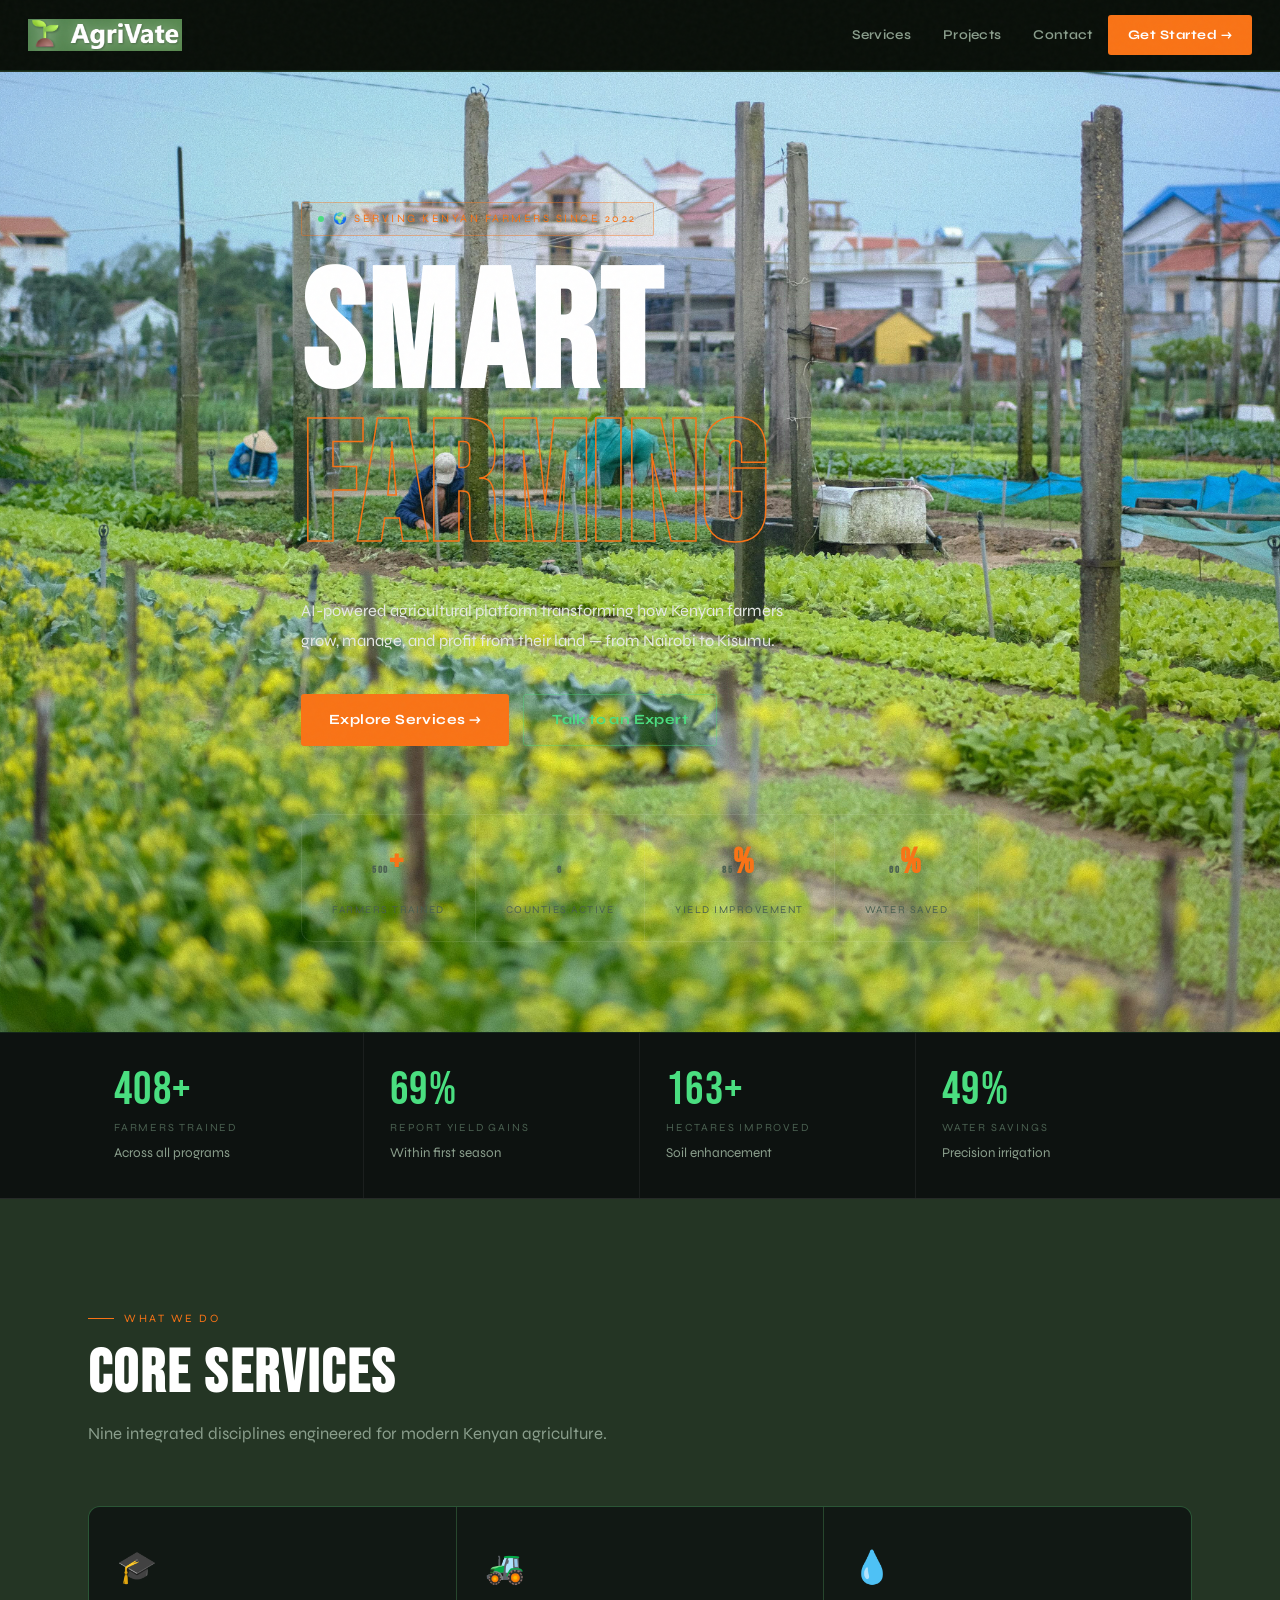
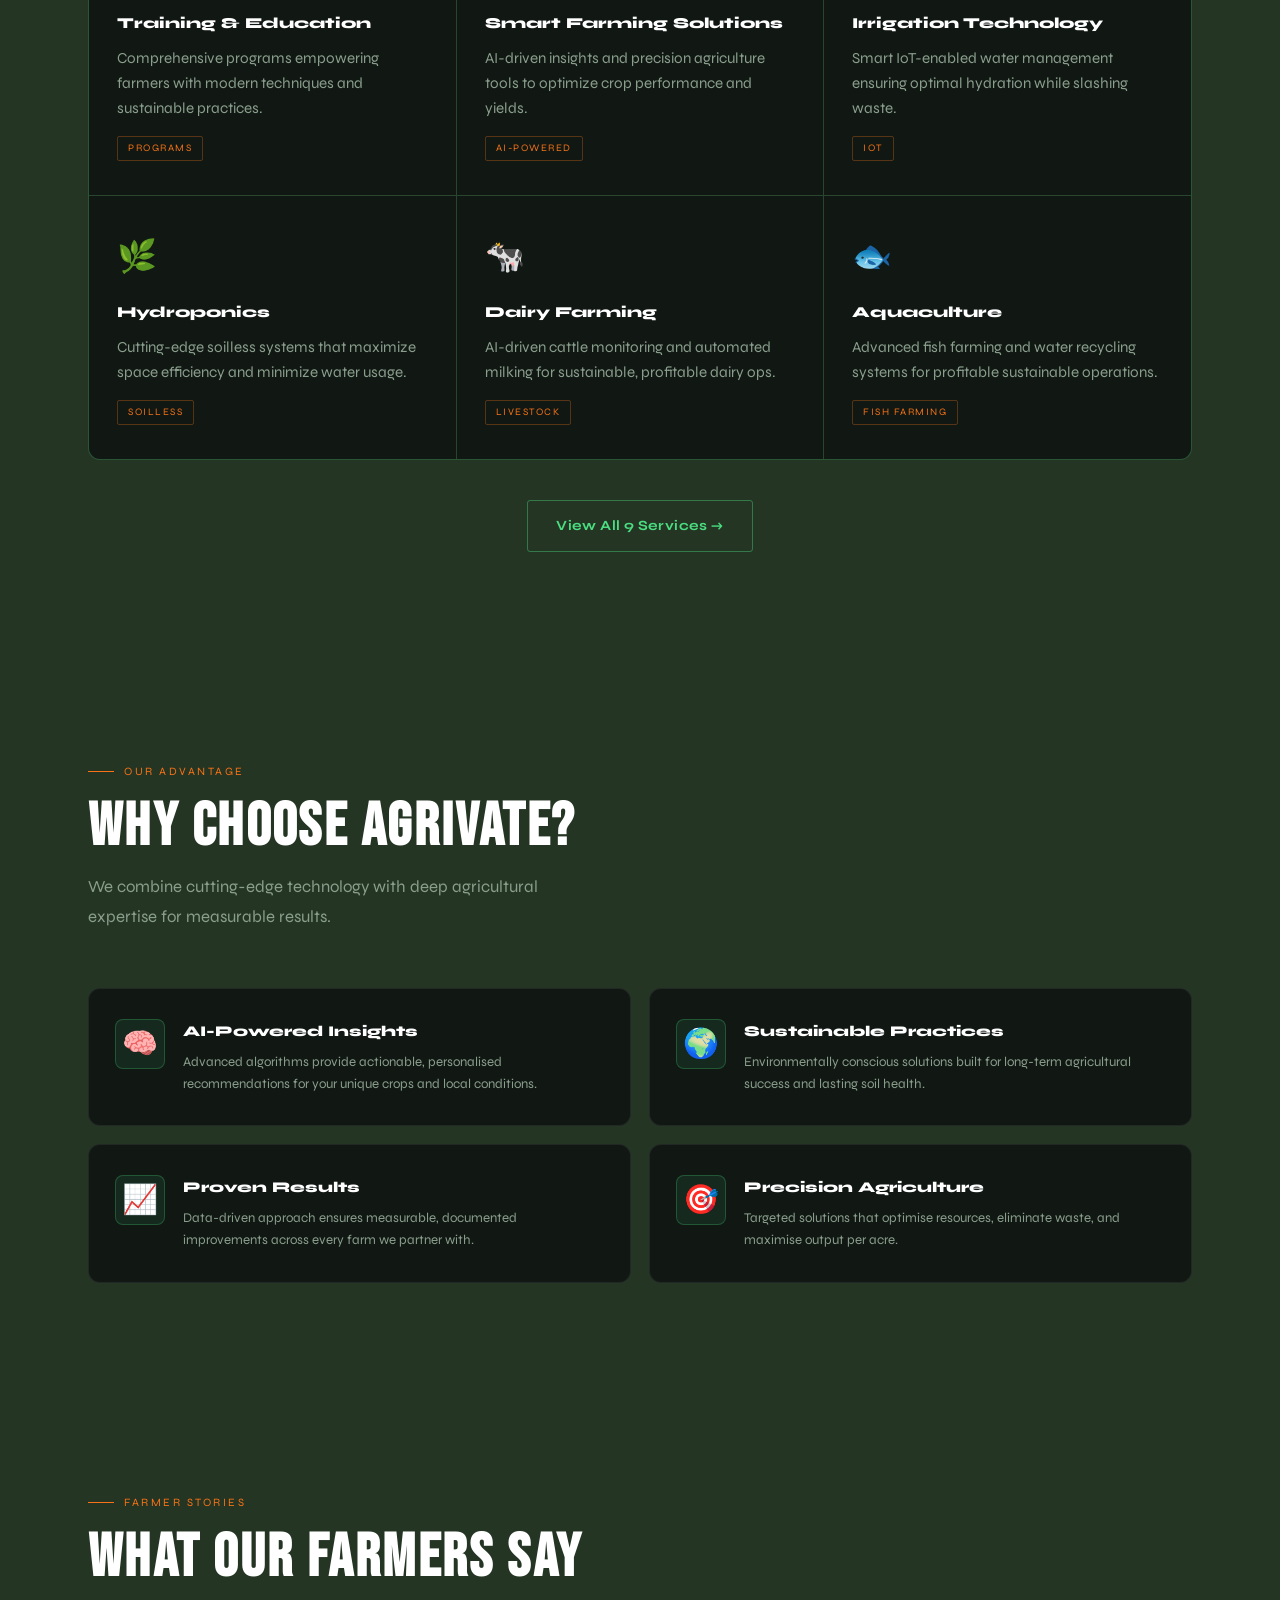
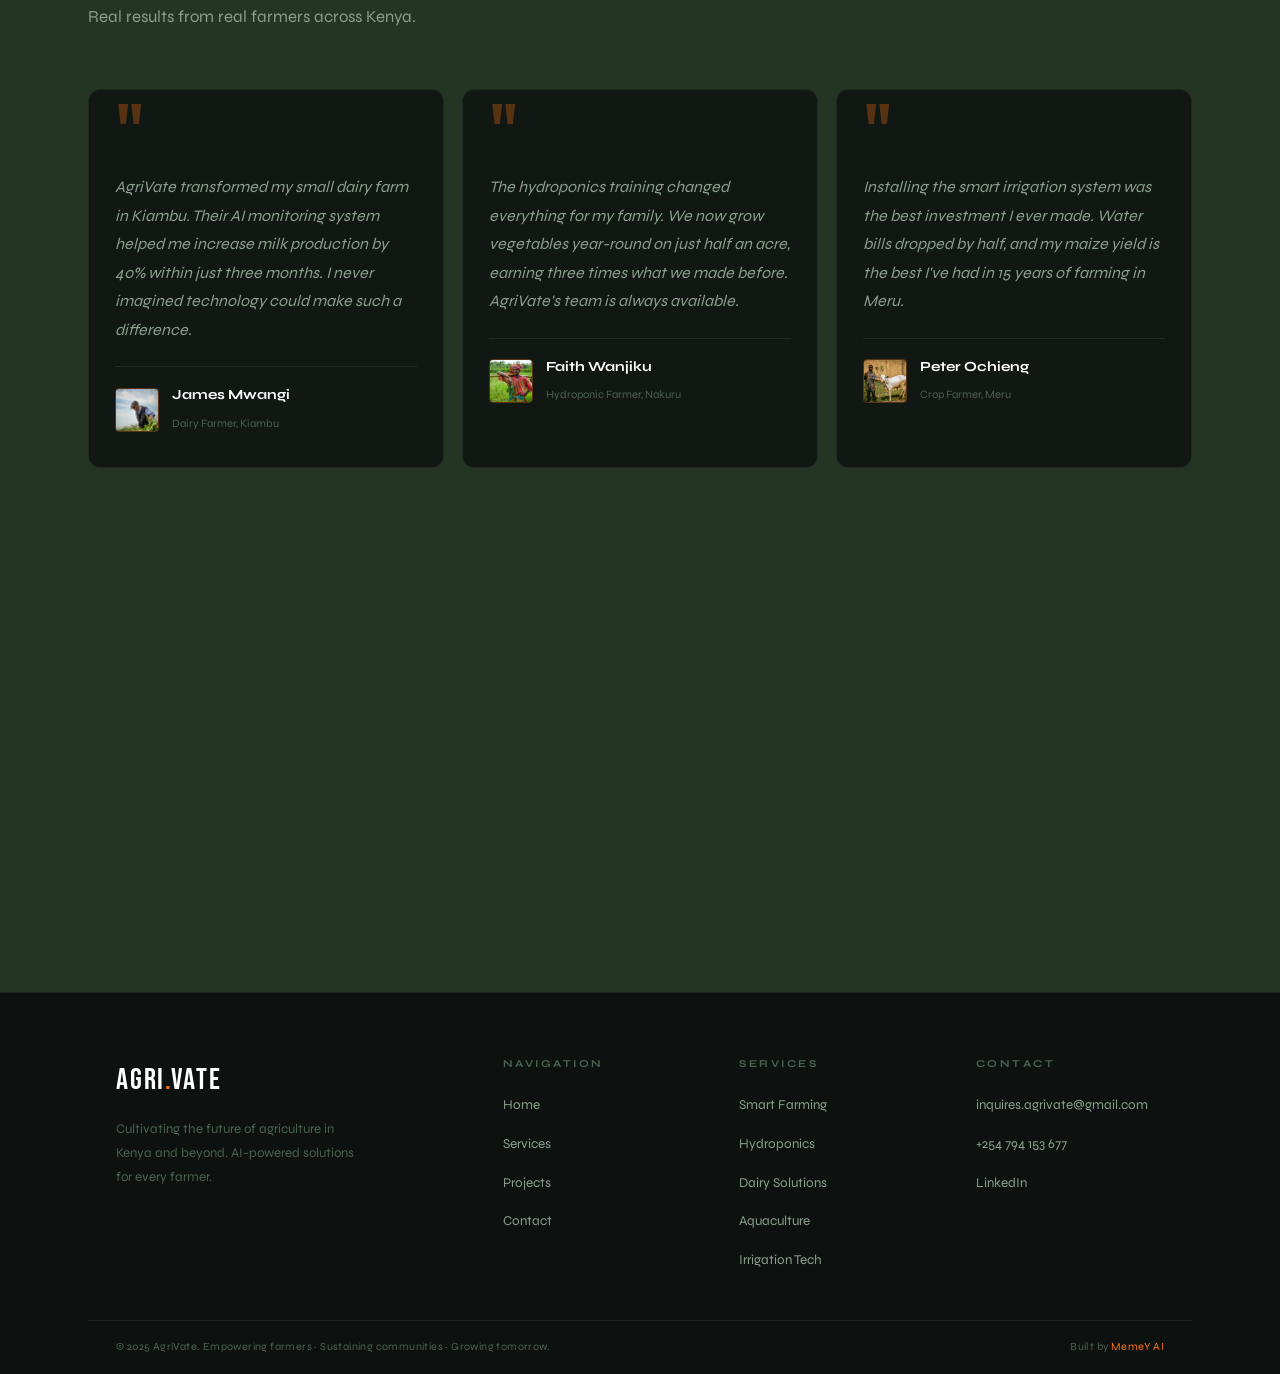
<file: index.html>
<!DOCTYPE html>
<html lang="en">
<head>
  <meta charset="UTF-8">
  <meta name="viewport" content="width=device-width, initial-scale=1.0">
  <title>AgriVate — Transform Your Farming Future</title>
  <link rel="stylesheet" href="styles.css">
</head>
<body>

  <!-- NAVBAR -->
  <nav class="navbar" id="navbar">
    <div class="nav-inner">
      <a href="index.html" class="nav-brand"><img src="agri logo.png" alt="AgriVate" class="nav-logo"></a>
      <ul class="navbar-nav" id="navMenu">
        <li><a href="services.html">Services</a></li>
        <li><a href="projects.html">Projects</a></li>
        <li><a href="contact.html">Contact</a></li>
      </ul>
      <a href="contact.html" class="nav-cta">Get Started →</a>
      <div class="hamburger" id="hamburger">
        <span></span><span></span><span></span>
      </div>
    </div>
  </nav>

  <!-- HERO -->
  <section class="hero" id="home">
    <div class="hero-grid"></div>
    <div class="hero-glow hero-glow-a"></div>
    <div class="hero-glow hero-glow-b"></div>
    <div class="container">
      <div class="hero-content">
        <div class="hero-tag reveal">
          <span class="blink"></span>
          🌍 Serving Kenyan Farmers Since 2022
        </div>
        <h1 class="reveal" data-d="1">
          Smart<br>
          <span class="outline">Farming</span>
        </h1>
        <p class="hero-sub reveal" data-d="2">
          AI-powered agricultural platform transforming how Kenyan farmers grow, manage, and profit from their land — from Nairobi to Kisumu.
        </p>
        <div class="hero-actions reveal" data-d="3">
          <a href="services.html" class="btn btn-g">Explore Services →</a>
          <a href="contact.html" class="btn btn-o">Talk to an Expert</a>
        </div>
        <div class="hero-nums reveal" data-d="4">
          <div class="hero-num">
            <strong><span data-count="500">0</span>+</strong>
            <span>Farmers Trained</span>
          </div>
          <div class="hero-num">
            <strong><span data-count="6">0</span></strong>
            <span>Counties Active</span>
          </div>
          <div class="hero-num">
            <strong><span data-count="85">0</span>%</strong>
            <span>Yield Improvement</span>
          </div>
          <div class="hero-num">
            <strong><span data-count="60">0</span>%</strong>
            <span>Water Saved</span>
          </div>
        </div>
      </div>
    </div>
  </section>

  <!-- STATS BAR -->
  <div class="stats-bar">
    <div class="container">
      <div class="stats-bar-inner">
        <div class="stat-item reveal">
          <div class="stat-n"><span data-count="500">0</span>+</div>
          <div class="stat-l">Farmers Trained</div>
          <div class="stat-d">Across all programs</div>
        </div>
        <div class="stat-item reveal" data-d="1">
          <div class="stat-n"><span data-count="85">0</span>%</div>
          <div class="stat-l">Report Yield Gains</div>
          <div class="stat-d">Within first season</div>
        </div>
        <div class="stat-item reveal" data-d="2">
          <div class="stat-n"><span data-count="200">0</span>+</div>
          <div class="stat-l">Hectares Improved</div>
          <div class="stat-d">Soil enhancement</div>
        </div>
        <div class="stat-item reveal" data-d="3">
          <div class="stat-n"><span data-count="60">0</span>%</div>
          <div class="stat-l">Water Savings</div>
          <div class="stat-d">Precision irrigation</div>
        </div>
      </div>
    </div>
  </div>

  <!-- SERVICES PREVIEW -->
  <section id="services-preview">
    <div class="container">
      <div class="eyebrow reveal">What We Do</div>
      <h2 class="s-title reveal" data-d="1">Core Services</h2>
      <p class="s-sub reveal" data-d="2">Nine integrated disciplines engineered for modern Kenyan agriculture.</p>
      <div class="svc-grid">
        <div class="svc-card reveal" data-d="1">
          <span class="svc-icon">🎓</span>
          <h3>Training & Education</h3>
          <p>Comprehensive programs empowering farmers with modern techniques and sustainable practices.</p>
          <span class="svc-tag">Programs</span>
        </div>
        <div class="svc-card reveal" data-d="2">
          <span class="svc-icon">🚜</span>
          <h3>Smart Farming Solutions</h3>
          <p>AI-driven insights and precision agriculture tools to optimize crop performance and yields.</p>
          <span class="svc-tag">AI-Powered</span>
        </div>
        <div class="svc-card reveal" data-d="3">
          <span class="svc-icon">💧</span>
          <h3>Irrigation Technology</h3>
          <p>Smart IoT-enabled water management ensuring optimal hydration while slashing waste.</p>
          <span class="svc-tag">IoT</span>
        </div>
        <div class="svc-card reveal" data-d="4">
          <span class="svc-icon">🌿</span>
          <h3>Hydroponics</h3>
          <p>Cutting-edge soilless systems that maximize space efficiency and minimize water usage.</p>
          <span class="svc-tag">Soilless</span>
        </div>
        <div class="svc-card reveal" data-d="5">
          <span class="svc-icon">🐄</span>
          <h3>Dairy Farming</h3>
          <p>AI-driven cattle monitoring and automated milking for sustainable, profitable dairy ops.</p>
          <span class="svc-tag">Livestock</span>
        </div>
        <div class="svc-card reveal" data-d="6">
          <span class="svc-icon">🐟</span>
          <h3>Aquaculture</h3>
          <p>Advanced fish farming and water recycling systems for profitable sustainable operations.</p>
          <span class="svc-tag">Fish Farming</span>
        </div>
      </div>
      <div style="text-align:center;margin-top:40px" class="reveal">
        <a href="services.html" class="btn btn-o">View All 9 Services →</a>
      </div>
    </div>
  </section>

  <!-- WHY AGRIVATE -->
  <section id="why" style="background:var(--bg-2);border-top:1px solid var(--border);border-bottom:1px solid var(--border)">
    <div class="container">
      <div class="eyebrow reveal">Our Advantage</div>
      <h2 class="s-title reveal" data-d="1">Why Choose AgriVate?</h2>
      <p class="s-sub reveal" data-d="2">We combine cutting-edge technology with deep agricultural expertise for measurable results.</p>
      <div class="why-wrap">
        <div class="why-card reveal" data-d="1">
          <div class="why-icon">🧠</div>
          <div>
            <h3>AI-Powered Insights</h3>
            <p>Advanced algorithms provide actionable, personalised recommendations for your unique crops and local conditions.</p>
          </div>
        </div>
        <div class="why-card reveal" data-d="2">
          <div class="why-icon">🌍</div>
          <div>
            <h3>Sustainable Practices</h3>
            <p>Environmentally conscious solutions built for long-term agricultural success and lasting soil health.</p>
          </div>
        </div>
        <div class="why-card reveal" data-d="3">
          <div class="why-icon">📈</div>
          <div>
            <h3>Proven Results</h3>
            <p>Data-driven approach ensures measurable, documented improvements across every farm we partner with.</p>
          </div>
        </div>
        <div class="why-card reveal" data-d="4">
          <div class="why-icon">🎯</div>
          <div>
            <h3>Precision Agriculture</h3>
            <p>Targeted solutions that optimise resources, eliminate waste, and maximise output per acre.</p>
          </div>
        </div>
      </div>
    </div>
  </section>

  <!-- TESTIMONIALS -->
  <section id="testimonials">
    <div class="container">
      <div class="eyebrow reveal">Farmer Stories</div>
      <h2 class="s-title reveal" data-d="1">What Our Farmers Say</h2>
      <p class="s-sub reveal" data-d="2">Real results from real farmers across Kenya.</p>
      <div class="testi-grid">
        <div class="testi-card reveal" data-d="1">
          <span class="tq">"</span>
          <p>AgriVate transformed my small dairy farm in Kiambu. Their AI monitoring system helped me increase milk production by 40% within just three months. I never imagined technology could make such a difference.</p>
          <div class="testi-author">
             <div class="t-av"><img src="james.jpg" alt="James Mwangi"></div>
            <div>
              <strong>James Mwangi</strong>
              <span>Dairy Farmer, Kiambu</span>
            </div>
          </div>
        </div>
        <div class="testi-card reveal" data-d="2">
          <span class="tq">"</span>
          <p>The hydroponics training changed everything for my family. We now grow vegetables year-round on just half an acre, earning three times what we made before. AgriVate's team is always available.</p>
          <div class="testi-author">
             <div class="t-av"><img src="faith.jpg" alt="Faith Wanjiku"></div>
            <div>
              <strong>Faith Wanjiku</strong>
              <span>Hydroponic Farmer, Nakuru</span>
            </div>
          </div>
        </div>
        <div class="testi-card reveal" data-d="3">
          <span class="tq">"</span>
          <p>Installing the smart irrigation system was the best investment I ever made. Water bills dropped by half, and my maize yield is the best I've had in 15 years of farming in Meru.</p>
          <div class="testi-author">
             <div class="t-av"><img src="peter.jpg" alt="Peter Ochieng"></div>
            <div>
              <strong>Peter Ochieng</strong>
              <span>Crop Farmer, Meru</span>
            </div>
          </div>
        </div>
      </div>
    </div>
  </section>

  <!-- CTA BANNER -->
  <section style="padding:70px 0;background:var(--bg-2);border-top:1px solid var(--border)">
    <div class="container" style="text-align:center">
      <div class="eyebrow reveal" style="justify-content:center">Ready to grow?</div>
      <h2 class="s-title reveal" data-d="1" style="font-size:clamp(2.5rem,6vw,5rem)">Start Your Journey Today</h2>
      <p class="s-sub reveal" data-d="2" style="margin:0 auto 36px">Contact our agricultural experts and begin transforming your farm operations.</p>
      <div class="reveal" data-d="3" style="display:flex;gap:14px;justify-content:center;flex-wrap:wrap">
        <a href="contact.html" class="btn btn-g">Get In Touch →</a>
        <a href="https://wa.me/254794153677?text=Hello%20Agrivate%2C%20I%27m%20interested%20in%20your%20smart%20farming%20solutions" target="_blank" class="btn btn-o">💬 WhatsApp Us</a>
      </div>
    </div>
  </section>

  <!-- FOOTER -->
  <footer>
    <div class="container">
      <div class="footer-top">
        <div class="footer-brand">
          <div class="footer-logo">AGRI<span class="dot">.</span>VATE</div>
          <p>Cultivating the future of agriculture in Kenya and beyond. AI-powered solutions for every farmer.</p>
        </div>
        <div class="footer-col">
          <h5>Navigation</h5>
          <ul>
            <li><a href="index.html">Home</a></li>
            <li><a href="services.html">Services</a></li>
            <li><a href="projects.html">Projects</a></li>
            <li><a href="contact.html">Contact</a></li>
          </ul>
        </div>
        <div class="footer-col">
          <h5>Services</h5>
          <ul>
            <li><a href="services.html">Smart Farming</a></li>
            <li><a href="services.html">Hydroponics</a></li>
            <li><a href="services.html">Dairy Solutions</a></li>
            <li><a href="services.html">Aquaculture</a></li>
            <li><a href="services.html">Irrigation Tech</a></li>
          </ul>
        </div>
        <div class="footer-col">
          <h5>Contact</h5>
          <ul>
            <li><a href="mailto:inquires.agrivate@gmail.com">inquires.agrivate@gmail.com</a></li>
            <li><a href="tel:+254794153677">+254 794 153 677</a></li>
            <li><a href="https://www.linkedin.com/company/memeyaigroup/posts/?feedView=all" target="_blank">LinkedIn</a></li>
          </ul>
        </div>
      </div>
      <div class="footer-bottom">
        <p>&copy; 2025 AgriVate. Empowering farmers · Sustaining communities · Growing tomorrow.</p>
        <p>Built by <a href="https://business.memeyai.com/">MemeY AI</a></p>
      </div>
    </div>
  </footer>

  <script src="main.js"></script>
</body>
</html>
</file>
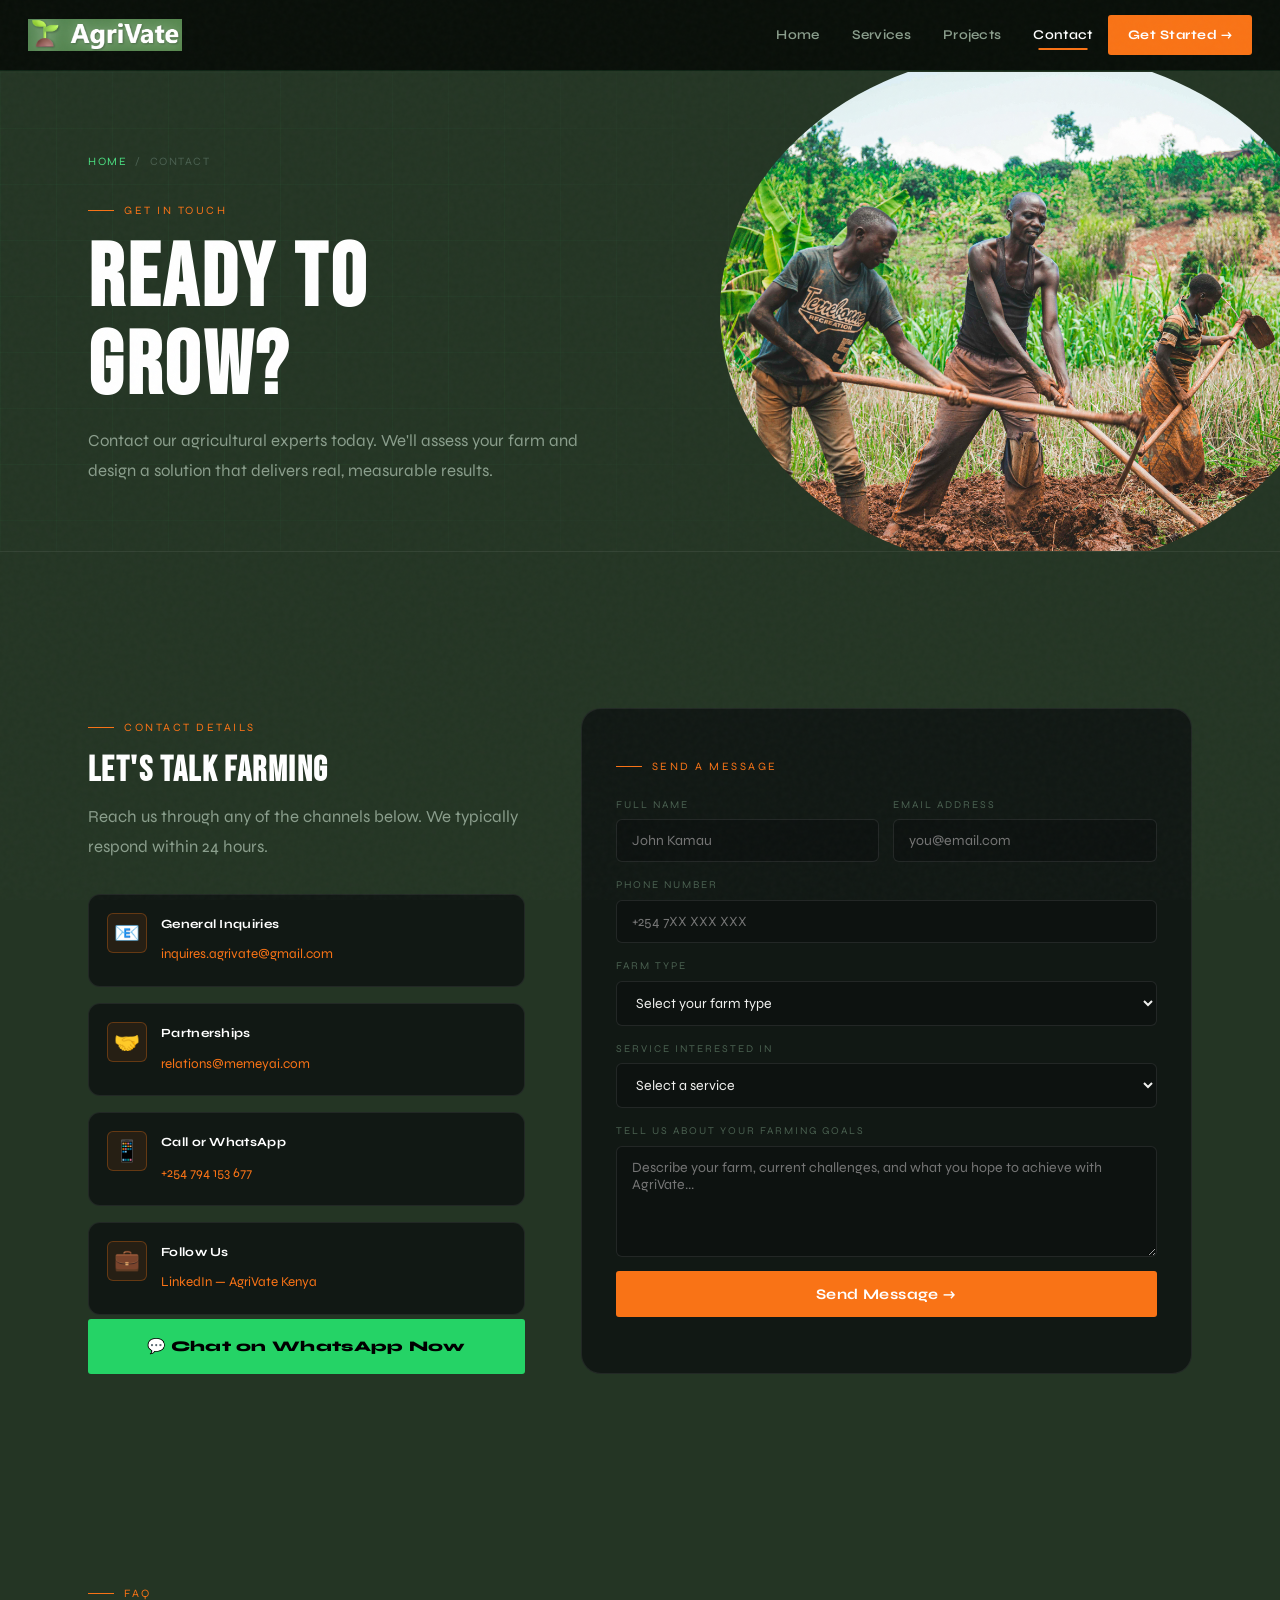
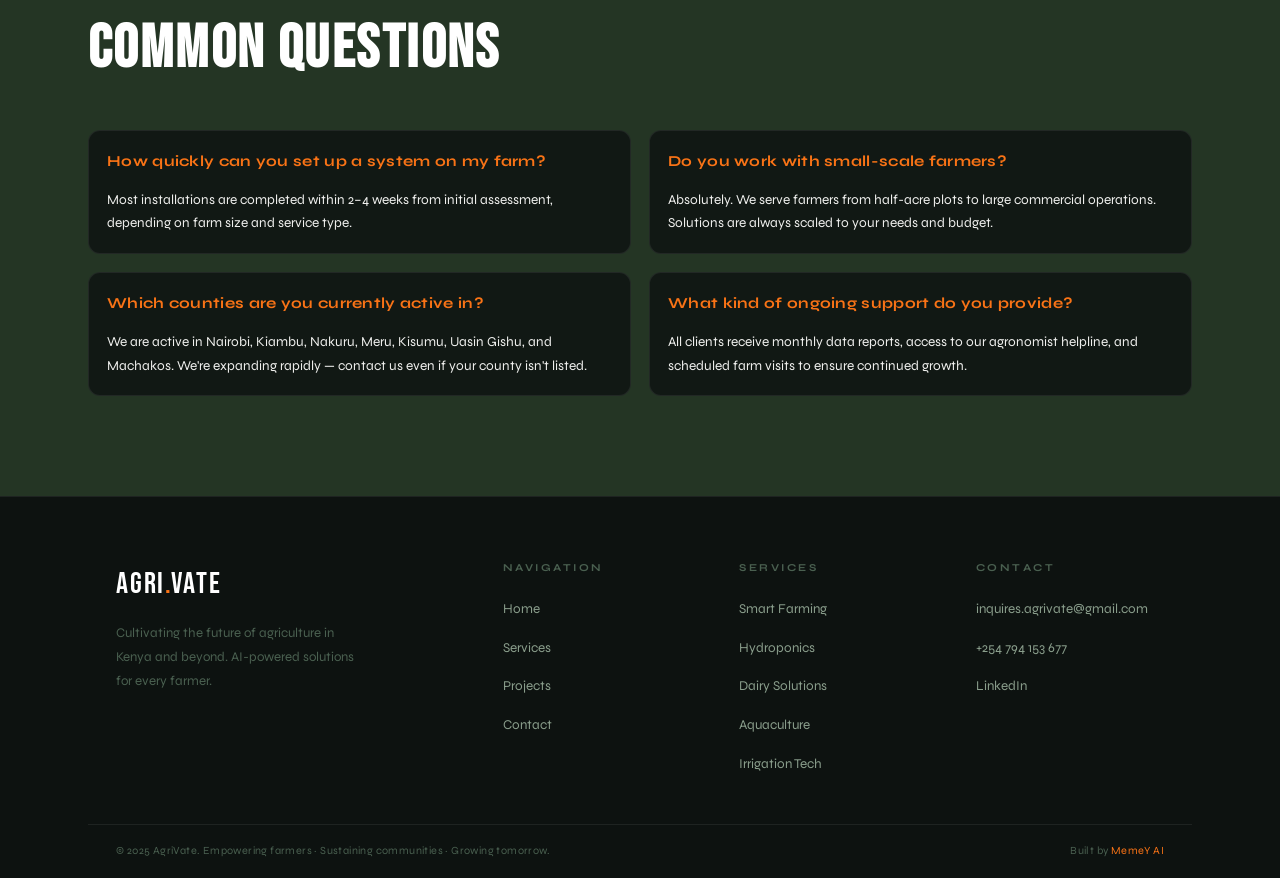
<file: contact.html>
<!DOCTYPE html>
<html lang="en">
<head>
  <meta charset="UTF-8">
  <meta name="viewport" content="width=device-width, initial-scale=1.0">
  <title>Contact — AgriVate</title>
  <link rel="stylesheet" href="styles.css">
</head>
<body>

  <!-- NAVBAR -->
  <nav class="navbar" id="navbar">
    <div class="nav-inner">
      <a href="index.html" class="nav-brand"><img src="agri logo.png" alt="AgriVate" class="nav-logo"></a>
      <ul class="navbar-nav" id="navMenu">
        <li><a href="index.html">Home</a></li>
        <li><a href="services.html">Services</a></li>
        <li><a href="projects.html">Projects</a></li>
        <li><a href="contact.html" class="active">Contact</a></li>
      </ul>
      <a href="contact.html" class="nav-cta">Get Started →</a>
      <div class="hamburger" id="hamburger">
        <span></span><span></span><span></span>
      </div>
    </div>
  </nav>

  <!-- PAGE HERO -->
  <div class="page-hero">
    <div class="page-hero-oval"></div>
    <div class="container page-hero-inner">
      <div class="breadcrumb reveal">
        <a href="index.html">Home</a>
        <span>/</span>
        Contact
      </div>
      <div class="eyebrow reveal" data-d="1">Get In Touch</div>
      <h1 class="s-title reveal" data-d="2" style="font-size:clamp(2.8rem,7vw,5.5rem)">
        Ready to<br>Grow?
      </h1>
      <p class="s-sub reveal" data-d="3">
        Contact our agricultural experts today. We'll assess your farm and design a solution that delivers real, measurable results.
      </p>
    </div>
  </div>

  <!-- CONTACT SECTION -->
  <section id="contact">
    <div class="container">
      <div class="contact-grid">

        <!-- LEFT: Info -->
        <div>
          <div class="eyebrow reveal">Contact Details</div>
          <h2 class="s-title reveal" data-d="1" style="font-size:2.2rem">Let's Talk Farming</h2>
          <p class="s-sub reveal" data-d="2" style="margin-bottom:32px">Reach us through any of the channels below. We typically respond within 24 hours.</p>

          <div class="c-list">
            <div class="c-item reveal" data-d="1">
              <div class="c-icon">📧</div>
              <div>
                <h4>General Inquiries</h4>
                <a href="mailto:inquires.agrivate@gmail.com">inquires.agrivate@gmail.com</a>
              </div>
            </div>
            <div class="c-item reveal" data-d="2">
              <div class="c-icon">🤝</div>
              <div>
                <h4>Partnerships</h4>
                <a href="mailto:relations@memeyai.com">relations@memeyai.com</a>
              </div>
            </div>
            <div class="c-item reveal" data-d="3">
              <div class="c-icon">📱</div>
              <div>
                <h4>Call or WhatsApp</h4>
                <a href="tel:+254794153677">+254 794 153 677</a>
              </div>
            </div>
            <div class="c-item reveal" data-d="4">
              <div class="c-icon">💼</div>
              <div>
                <h4>Follow Us</h4>
                <a href="https://www.linkedin.com/company/agrivateke/posts/?feedView=all" target="_blank">LinkedIn — AgriVate Kenya</a>
              </div>
            </div>
          </div>

          <a href="https://wa.me/254794153677?text=Hello%20Agrivate%2C%20I%27m%20interested%20in%20your%20smart%20farming%20solutions" class="wa-btn reveal" data-d="5" target="_blank">
            💬 Chat on WhatsApp Now
          </a>
        </div>

        <!-- RIGHT: Form -->
        <div class="c-form-wrap reveal" data-d="2">
          <div class="eyebrow" style="margin-bottom:20px">Send a Message</div>
          <form id="contactForm">
            <div class="form-row">
              <div class="fg">
                <label>Full Name</label>
                <input type="text" name="name" placeholder="John Kamau" required>
              </div>
              <div class="fg">
                <label>Email Address</label>
                <input type="email" name="email" placeholder="you@email.com" required>
              </div>
            </div>
            <div class="fg">
              <label>Phone Number</label>
              <input type="tel" name="phone" placeholder="+254 7XX XXX XXX">
            </div>
            <div class="fg">
              <label>Farm Type</label>
              <select name="farm-type">
                <option value="">Select your farm type</option>
                <option value="smallholder">Smallholder</option>
                <option value="large-scale">Large-Scale</option>
                <option value="dairy">Dairy</option>
                <option value="aquaculture">Aquaculture</option>
                <option value="hydroponics">Hydroponics</option>
              </select>
            </div>
            <div class="fg">
              <label>Service Interested In</label>
              <select name="service">
                <option value="">Select a service</option>
                <option value="training">Training & Education</option>
                <option value="smart-farming">Smart Farming Solutions</option>
                <option value="irrigation">Irrigation Technology</option>
                <option value="hydroponics">Hydroponics</option>
                <option value="dairy">Dairy Farming</option>
                <option value="aquaculture">Aquaculture</option>
                <option value="soil">Soil Technology</option>
                <option value="community">Community Empowerment</option>
                <option value="workshops">Farming Workshops</option>
              </select>
            </div>
            <div class="fg">
              <label>Tell Us About Your Farming Goals</label>
              <textarea name="goals" rows="5" placeholder="Describe your farm, current challenges, and what you hope to achieve with AgriVate..." required></textarea>
            </div>
            <button type="submit" class="btn btn-g form-submit-btn">Send Message →</button>
            <div class="form-ok" id="formOk">
              ✅ Message received! We'll be in touch within 24 hours.
            </div>
          </form>
        </div>

      </div>
    </div>
  </section>

  <!-- FAQ -->
  <section style="background:var(--bg-2);border-top:1px solid var(--border);border-bottom:1px solid var(--border)">
    <div class="container">
      <div class="eyebrow reveal">FAQ</div>
      <h2 class="s-title reveal" data-d="1">Common Questions</h2>
      <div style="display:grid;grid-template-columns:1fr 1fr;gap:18px;margin-top:50px" class="faq-grid">
        <div class="c-item reveal" data-d="1" style="flex-direction:column;align-items:flex-start;gap:10px">
          <h4 style="font-size:.95rem;color:#f97316">How quickly can you set up a system on my farm?</h4>
          <p style="font-size:.85rem;color:var(--text-mid);line-height:1.7">Most installations are completed within 2–4 weeks from initial assessment, depending on farm size and service type.</p>
        </div>
        <div class="c-item reveal" data-d="2" style="flex-direction:column;align-items:flex-start;gap:10px">
          <h4 style="font-size:.95rem;color:#f97316">Do you work with small-scale farmers?</h4>
          <p style="font-size:.85rem;color:var(--text-mid);line-height:1.7">Absolutely. We serve farmers from half-acre plots to large commercial operations. Solutions are always scaled to your needs and budget.</p>
        </div>
        <div class="c-item reveal" data-d="3" style="flex-direction:column;align-items:flex-start;gap:10px">
          <h4 style="font-size:.95rem;color:#f97316">Which counties are you currently active in?</h4>
          <p style="font-size:.85rem;color:var(--text-mid);line-height:1.7">We are active in Nairobi, Kiambu, Nakuru, Meru, Kisumu, Uasin Gishu, and Machakos. We're expanding rapidly — contact us even if your county isn't listed.</p>
        </div>
        <div class="c-item reveal" data-d="4" style="flex-direction:column;align-items:flex-start;gap:10px">
          <h4 style="font-size:.95rem;color:#f97316">What kind of ongoing support do you provide?</h4>
          <p style="font-size:.85rem;color:var(--text-mid);line-height:1.7">All clients receive monthly data reports, access to our agronomist helpline, and scheduled farm visits to ensure continued growth.</p>
        </div>
      </div>
    </div>
  </section>

  <!-- FOOTER -->
  <footer>
    <div class="container">
      <div class="footer-top">
        <div class="footer-brand">
          <div class="footer-logo">AGRI<span class="dot">.</span>VATE</div>
          <p>Cultivating the future of agriculture in Kenya and beyond. AI-powered solutions for every farmer.</p>
        </div>
        <div class="footer-col">
          <h5>Navigation</h5>
          <ul>
            <li><a href="index.html">Home</a></li>
            <li><a href="services.html">Services</a></li>
            <li><a href="projects.html">Projects</a></li>
            <li><a href="contact.html">Contact</a></li>
          </ul>
        </div>
        <div class="footer-col">
          <h5>Services</h5>
          <ul>
            <li><a href="services.html">Smart Farming</a></li>
            <li><a href="services.html">Hydroponics</a></li>
            <li><a href="services.html">Dairy Solutions</a></li>
            <li><a href="services.html">Aquaculture</a></li>
            <li><a href="services.html">Irrigation Tech</a></li>
          </ul>
        </div>
        <div class="footer-col">
          <h5>Contact</h5>
          <ul>
            <li><a href="mailto:inquires.agrivate@gmail.com">inquires.agrivate@gmail.com</a></li>
            <li><a href="tel:+254794153677">+254 794 153 677</a></li>
            <li><a href="https://www.linkedin.com/company/memeyaigroup/posts/?feedView=all" target="_blank">LinkedIn</a></li>
          </ul>
        </div>
      </div>
      <div class="footer-bottom">
        <p>&copy; 2025 AgriVate. Empowering farmers · Sustaining communities · Growing tomorrow.</p>
        <p>Built by <a href="https://business.memeyai.com/" target="_blank">MemeY AI</a></p>
      </div>
    </div>
  </footer>

  <script src="main.js"></script>
  <style>
    @media(max-width:768px){
      .faq-grid{grid-template-columns:1fr !important}
    }
  </style>
</body>
</html>
</file>
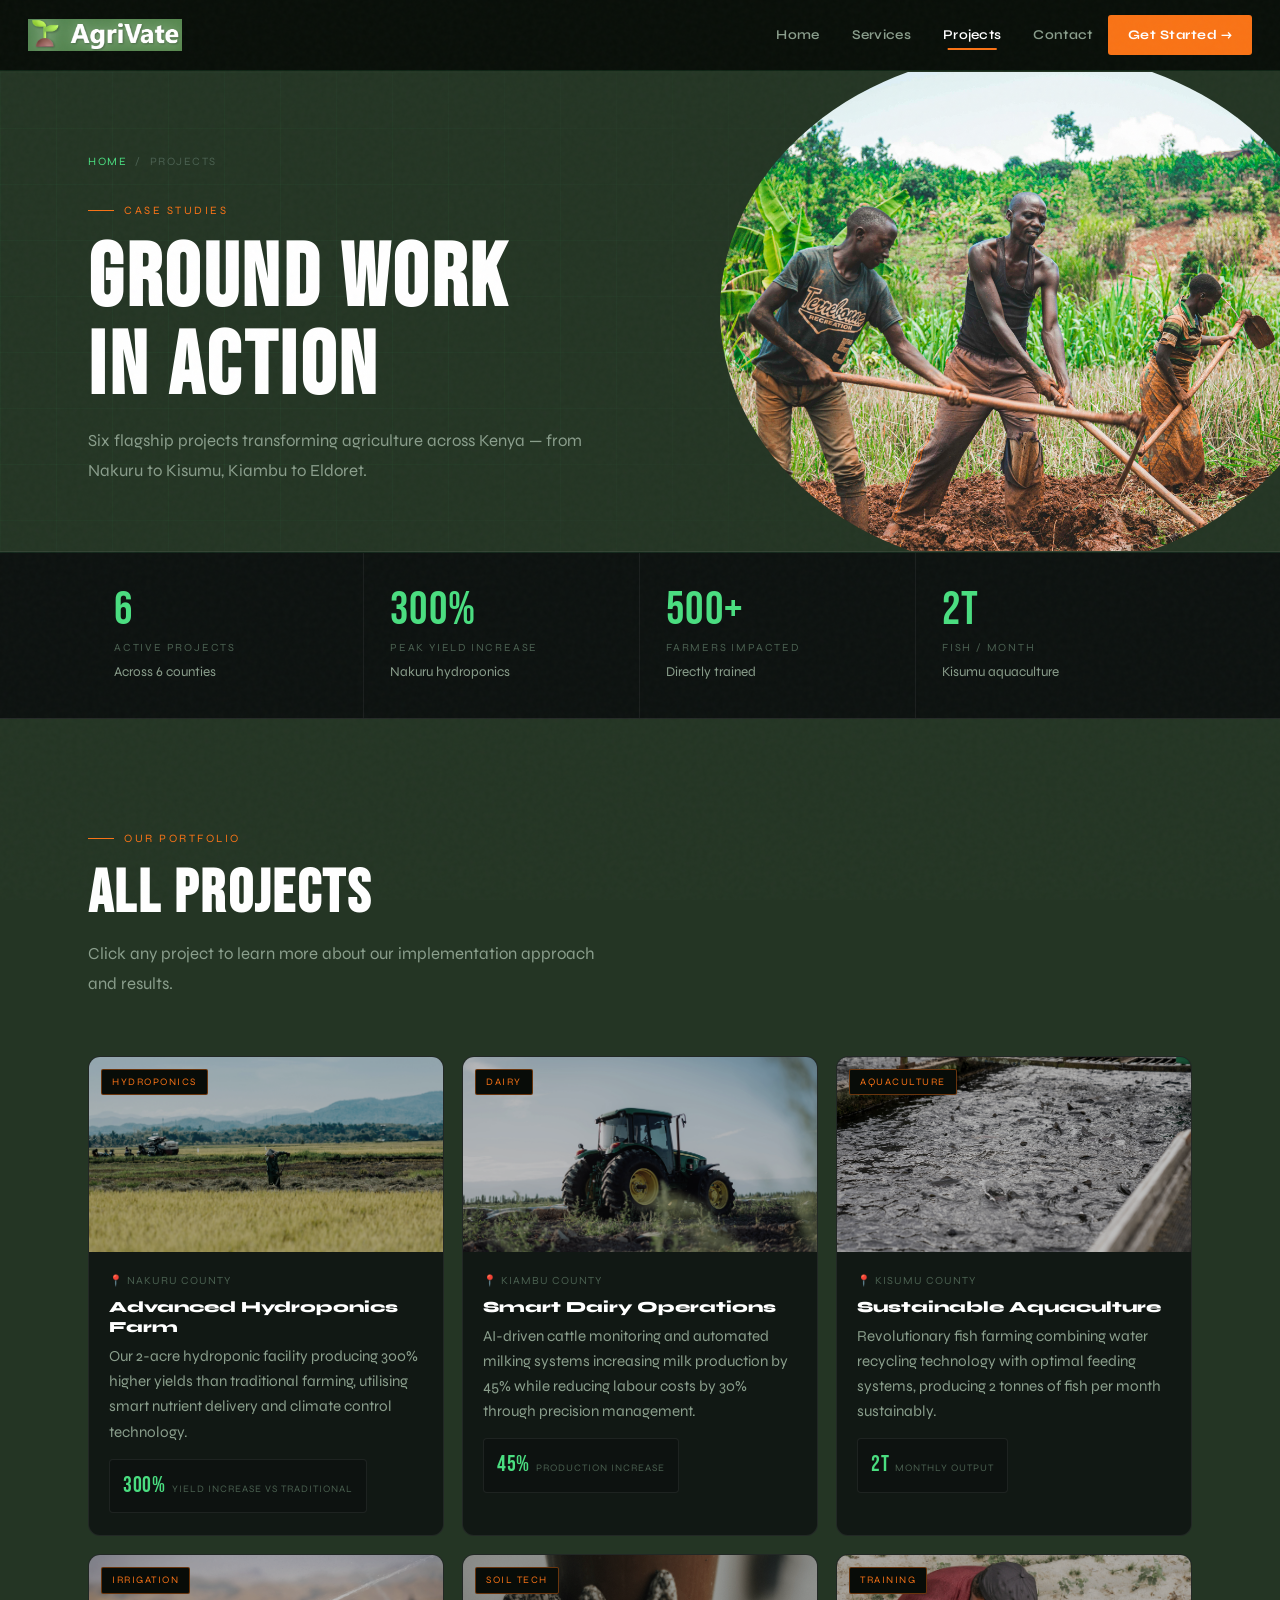
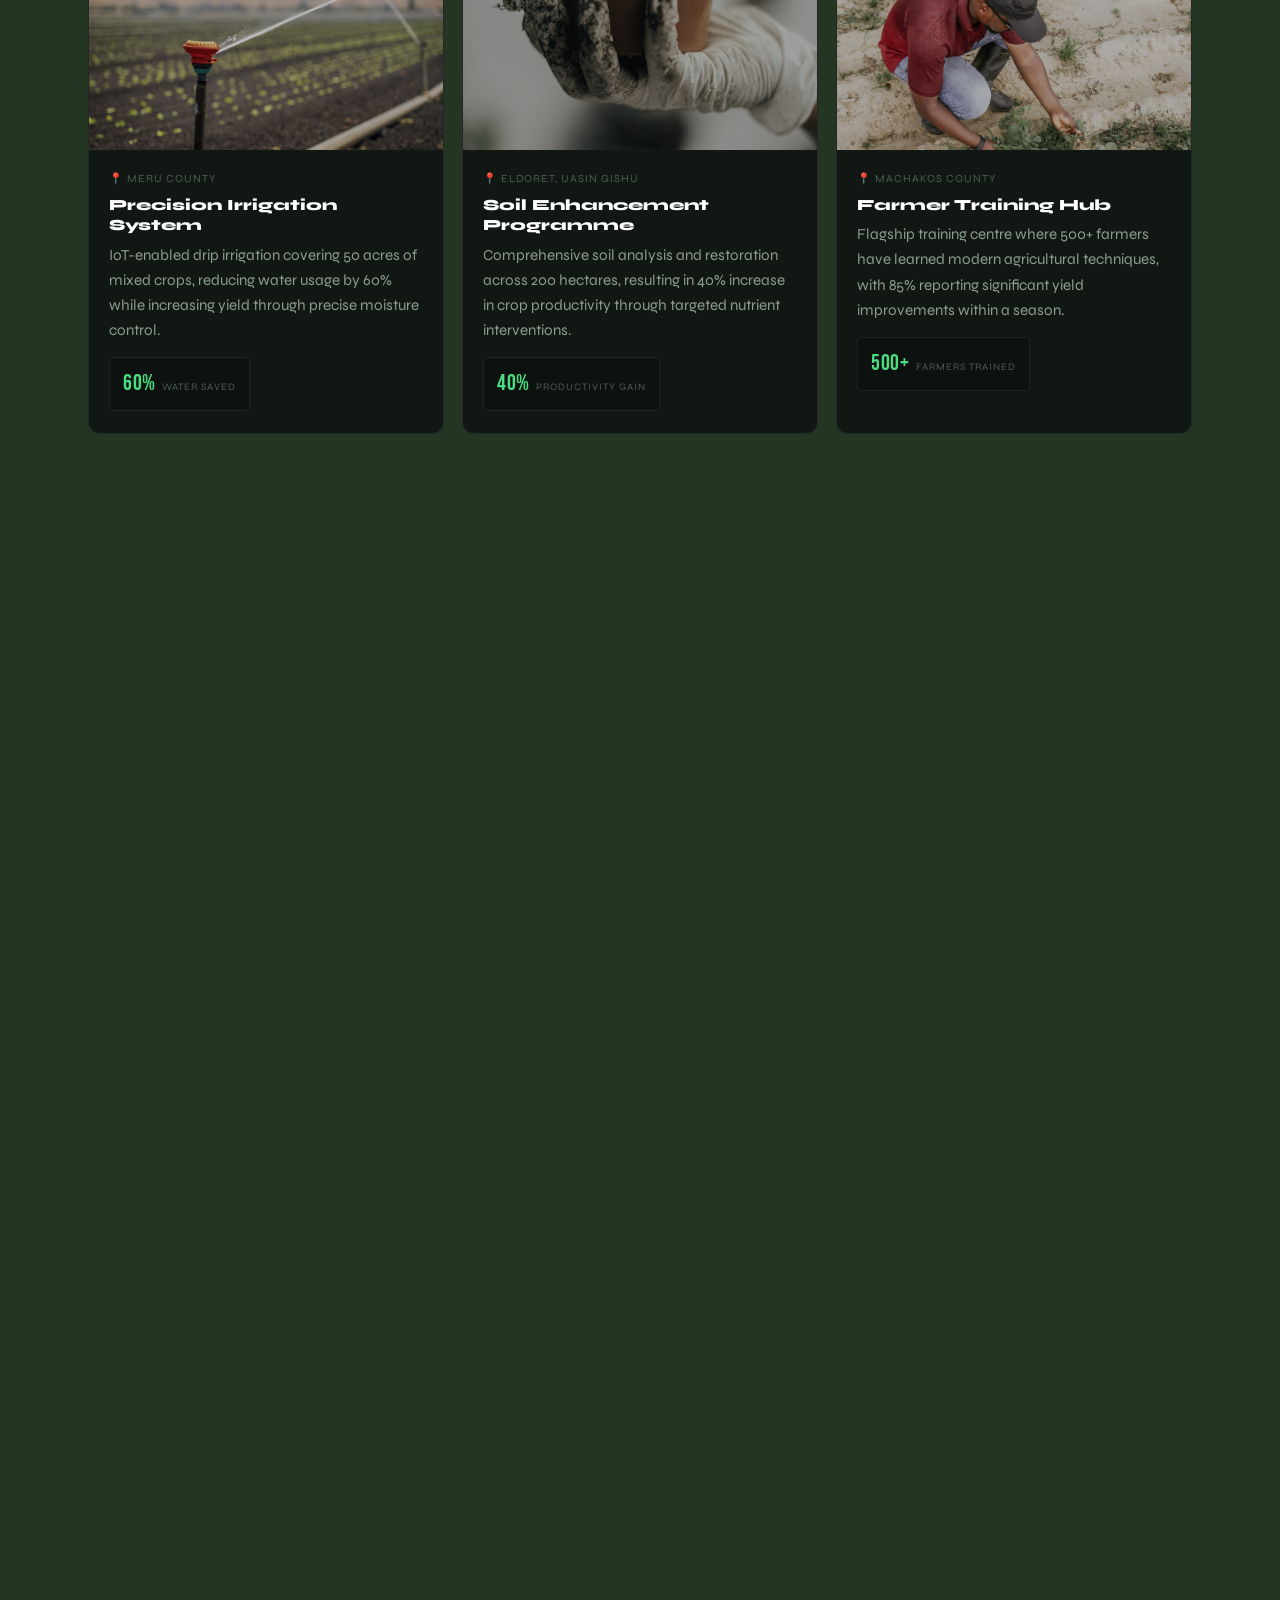
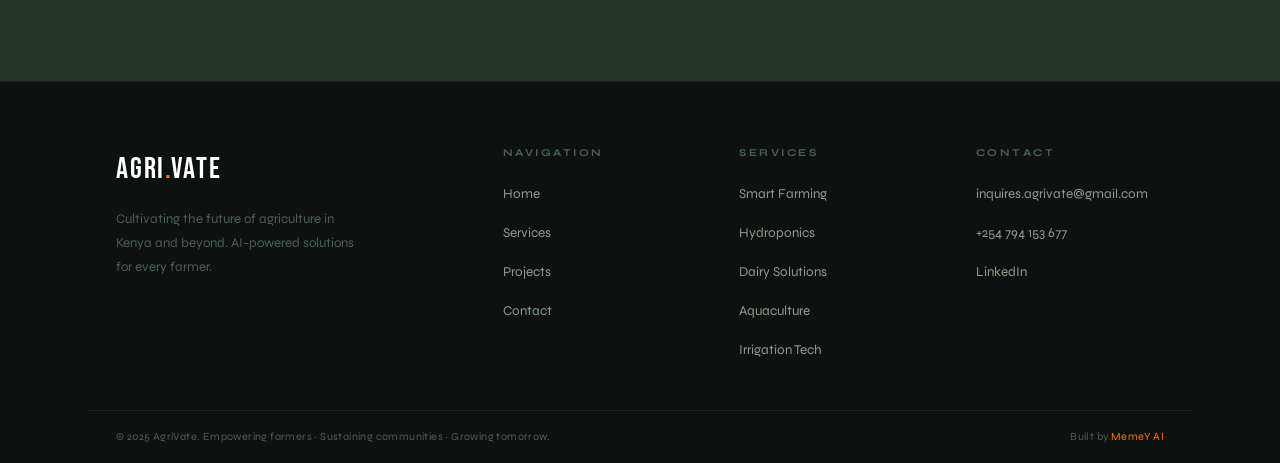
<file: projects.html>
<!DOCTYPE html>
<html lang="en">
<head>
  <meta charset="UTF-8">
  <meta name="viewport" content="width=device-width, initial-scale=1.0">
  <title>Projects — AgriVate</title>
  <link rel="stylesheet" href="styles.css">
</head>
<body>

  <!-- NAVBAR -->
  <nav class="navbar" id="navbar">
    <div class="nav-inner">
      <a href="index.html" class="nav-brand"><img src="agri logo.png" alt="AgriVate" class="nav-logo"></a>
      <ul class="navbar-nav" id="navMenu">
        <li><a href="index.html">Home</a></li>
        <li><a href="services.html">Services</a></li>
        <li><a href="projects.html" class="active">Projects</a></li>
        <li><a href="contact.html">Contact</a></li>
      </ul>
      <a href="contact.html" class="nav-cta">Get Started →</a>
      <div class="hamburger" id="hamburger">
        <span></span><span></span><span></span>
      </div>
    </div>
  </nav>

  <!-- PAGE HERO -->
  <div class="page-hero">
    <div class="page-hero-oval"></div>
    <div class="container page-hero-inner">
      <div class="breadcrumb reveal">
        <a href="index.html">Home</a>
        <span>/</span>
        Projects
      </div>
      <div class="eyebrow reveal" data-d="1">Case Studies</div>
      <h1 class="s-title reveal" data-d="2" style="font-size:clamp(2.8rem,7vw,5.5rem)">
        Ground Work<br>In Action
      </h1>
      <p class="s-sub reveal" data-d="3">
        Six flagship projects transforming agriculture across Kenya — from Nakuru to Kisumu, Kiambu to Eldoret.
      </p>
    </div>
  </div>

  <!-- IMPACT STATS -->
  <div class="stats-bar">
    <div class="container">
      <div class="stats-bar-inner">
        <div class="stat-item reveal">
          <div class="stat-n"><span data-count="6">0</span></div>
          <div class="stat-l">Active Projects</div>
          <div class="stat-d">Across 6 counties</div>
        </div>
        <div class="stat-item reveal" data-d="1">
          <div class="stat-n"><span data-count="300">0</span>%</div>
          <div class="stat-l">Peak Yield Increase</div>
          <div class="stat-d">Nakuru hydroponics</div>
        </div>
        <div class="stat-item reveal" data-d="2">
          <div class="stat-n"><span data-count="500">0</span>+</div>
          <div class="stat-l">Farmers Impacted</div>
          <div class="stat-d">Directly trained</div>
        </div>
        <div class="stat-item reveal" data-d="3">
          <div class="stat-n"><span data-count="2">0</span>T</div>
          <div class="stat-l">Fish / Month</div>
          <div class="stat-d">Kisumu aquaculture</div>
        </div>
      </div>
    </div>
  </div>

  <!-- PROJECTS GRID -->
  <section id="projects">
    <div class="container">
      <div class="eyebrow reveal">Our Portfolio</div>
      <h2 class="s-title reveal" data-d="1">All Projects</h2>
      <p class="s-sub reveal" data-d="2">Click any project to learn more about our implementation approach and results.</p>

      <div class="proj-grid">

        <div class="proj-card reveal" data-d="1">
          <div class="proj-img">
            <img src="hero3.jpg" alt="Smart Hydroponics System" loading="lazy">
            <span class="proj-badge">Hydroponics</span>
          </div>
          <div class="proj-body">
            <div class="proj-loc">📍 Nakuru County</div>
            <h3>Advanced Hydroponics Farm</h3>
            <p>Our 2-acre hydroponic facility producing 300% higher yields than traditional farming, utilising smart nutrient delivery and climate control technology.</p>
            <div class="proj-kpi">
              <span class="proj-kpi-n">300%</span>
              <span class="proj-kpi-l">Yield increase vs traditional</span>
            </div>
          </div>
        </div>

        <div class="proj-card reveal" data-d="2">
          <div class="proj-img">
            <img src="trac.jpg" alt="Dairy Farm Management" loading="lazy">
            <span class="proj-badge">Dairy</span>
          </div>
          <div class="proj-body">
            <div class="proj-loc">📍 Kiambu County</div>
            <h3>Smart Dairy Operations</h3>
            <p>AI-driven cattle monitoring and automated milking systems increasing milk production by 45% while reducing labour costs by 30% through precision management.</p>
            <div class="proj-kpi">
              <span class="proj-kpi-n">45%</span>
              <span class="proj-kpi-l">Production increase</span>
            </div>
          </div>
        </div>

        <div class="proj-card reveal" data-d="3">
          <div class="proj-img">
            <img src="fish.jpg" alt="Aquaculture Project" loading="lazy">
            <span class="proj-badge">Aquaculture</span>
          </div>
          <div class="proj-body">
            <div class="proj-loc">📍 Kisumu County</div>
            <h3>Sustainable Aquaculture</h3>
            <p>Revolutionary fish farming combining water recycling technology with optimal feeding systems, producing 2 tonnes of fish per month sustainably.</p>
            <div class="proj-kpi">
              <span class="proj-kpi-n">2T</span>
              <span class="proj-kpi-l">Monthly output</span>
            </div>
          </div>
        </div>

        <div class="proj-card reveal" data-d="4">
          <div class="proj-img">
            <img src="irrigation.jpg" alt="Smart Irrigation System" loading="lazy">
            <span class="proj-badge">Irrigation</span>
          </div>
          <div class="proj-body">
            <div class="proj-loc">📍 Meru County</div>
            <h3>Precision Irrigation System</h3>
            <p>IoT-enabled drip irrigation covering 50 acres of mixed crops, reducing water usage by 60% while increasing yield through precise moisture control.</p>
            <div class="proj-kpi">
              <span class="proj-kpi-n">60%</span>
              <span class="proj-kpi-l">Water saved</span>
            </div>
          </div>
        </div>

        <div class="proj-card reveal" data-d="5">
          <div class="proj-img">
            <img src="soil.jpg" alt="Soil Technology Lab" loading="lazy">
            <span class="proj-badge">Soil Tech</span>
          </div>
          <div class="proj-body">
            <div class="proj-loc">📍 Eldoret, Uasin Gishu</div>
            <h3>Soil Enhancement Programme</h3>
            <p>Comprehensive soil analysis and restoration across 200 hectares, resulting in 40% increase in crop productivity through targeted nutrient interventions.</p>
            <div class="proj-kpi">
              <span class="proj-kpi-n">40%</span>
              <span class="proj-kpi-l">Productivity gain</span>
            </div>
          </div>
        </div>

        <div class="proj-card reveal" data-d="6">
          <div class="proj-img">
            <img src="experts.jpg" alt="Community Training Workshop" loading="lazy">
            <span class="proj-badge">Training</span>
          </div>
          <div class="proj-body">
            <div class="proj-loc">📍 Machakos County</div>
            <h3>Farmer Training Hub</h3>
            <p>Flagship training centre where 500+ farmers have learned modern agricultural techniques, with 85% reporting significant yield improvements within a season.</p>
            <div class="proj-kpi">
              <span class="proj-kpi-n">500+</span>
              <span class="proj-kpi-l">Farmers trained</span>
            </div>
          </div>
        </div>

      </div>
    </div>
  </section>

  <!-- TESTIMONIALS -->
  <section style="background:var(--bg-2);border-top:1px solid var(--border);border-bottom:1px solid var(--border)">
    <div class="container">
      <div class="eyebrow reveal">Farmer Stories</div>
      <h2 class="s-title reveal" data-d="1">From the Field</h2>
      <p class="s-sub reveal" data-d="2">Voices from the farmers behind these numbers.</p>
      <div class="testi-grid">
        <div class="testi-card reveal" data-d="1">
          <span class="tq">"</span>
          <p>AgriVate transformed my small dairy farm in Kiambu. Their AI monitoring system helped me increase milk production by 40% within just three months.</p>
          <div class="testi-author">
             <div class="t-av"><img src="james.jpg" alt="James Mwangi"></div>
            <div><strong>James Mwangi</strong><span>Dairy Farmer, Kiambu</span></div>
          </div>
        </div>
        <div class="testi-card reveal" data-d="2">
          <span class="tq">"</span>
          <p>The hydroponics training changed everything for my family. We now grow vegetables year-round on just half an acre, earning three times what we made before.</p>
          <div class="testi-author">
             <div class="t-av"><img src="faith.jpg" alt="Faith Wanjiku"></div>
            <div><strong>Faith Wanjiku</strong><span>Hydroponic Farmer, Nakuru</span></div>
          </div>
        </div>
        <div class="testi-card reveal" data-d="3">
          <span class="tq">"</span>
          <p>Installing the smart irrigation system was the best investment I ever made. Water bills dropped by half and my maize yield is the best in 15 years.</p>
          <div class="testi-author">
             <div class="t-av"><img src="peter.jpg" alt="Peter Ochieng"></div>
            <div><strong>Peter Ochieng</strong><span>Crop Farmer, Meru</span></div>
          </div>
        </div>
      </div>
    </div>
  </section>

  <!-- CTA -->
  <section style="padding:70px 0">
    <div class="container" style="text-align:center">
      <div class="eyebrow reveal" style="justify-content:center">Start Your Project</div>
      <h2 class="s-title reveal" data-d="1" style="font-size:clamp(2.5rem,6vw,4.5rem)">Your Farm Could Be Next</h2>
      <p class="s-sub reveal" data-d="2" style="margin:0 auto 36px">Get in touch and let's design a solution tailored to your land, crops, and goals.</p>
      <div class="reveal" data-d="3" style="display:flex;gap:14px;justify-content:center;flex-wrap:wrap">
        <a href="contact.html" class="btn btn-g">Get In Touch →</a>
        <a href="services.html" class="btn btn-o">Explore Services</a>
      </div>
    </div>
  </section>

  <!-- FOOTER -->
  <footer>
    <div class="container">
      <div class="footer-top">
        <div class="footer-brand">
          <div class="footer-logo">AGRI<span class="dot">.</span>VATE</div>
          <p>Cultivating the future of agriculture in Kenya and beyond. AI-powered solutions for every farmer.</p>
        </div>
        <div class="footer-col">
          <h5>Navigation</h5>
          <ul>
            <li><a href="index.html">Home</a></li>
            <li><a href="services.html">Services</a></li>
            <li><a href="projects.html">Projects</a></li>
            <li><a href="contact.html">Contact</a></li>
          </ul>
        </div>
        <div class="footer-col">
          <h5>Services</h5>
          <ul>
            <li><a href="services.html">Smart Farming</a></li>
            <li><a href="services.html">Hydroponics</a></li>
            <li><a href="services.html">Dairy Solutions</a></li>
            <li><a href="services.html">Aquaculture</a></li>
            <li><a href="services.html">Irrigation Tech</a></li>
          </ul>
        </div>
        <div class="footer-col">
          <h5>Contact</h5>
          <ul>
            <li><a href="mailto:inquires.agrivate@gmail.com">inquires.agrivate@gmail.com</a></li>
            <li><a href="tel:+254794153677">+254 794 153 677</a></li>
            <li><a href="https://www.linkedin.com/company/memeyaigroup/posts/?feedView=all" target="_blank">LinkedIn</a></li>
          </ul>
        </div>
      </div>
      <div class="footer-bottom">
        <p>&copy; 2025 AgriVate. Empowering farmers · Sustaining communities · Growing tomorrow.</p>
        <p>Built by <a href="https://business.memeyai.com/" target="_blank">MemeY AI</a></p>
      </div>
    </div>
  </footer>

  <script src="main.js"></script>
</body>
</html>
</file>
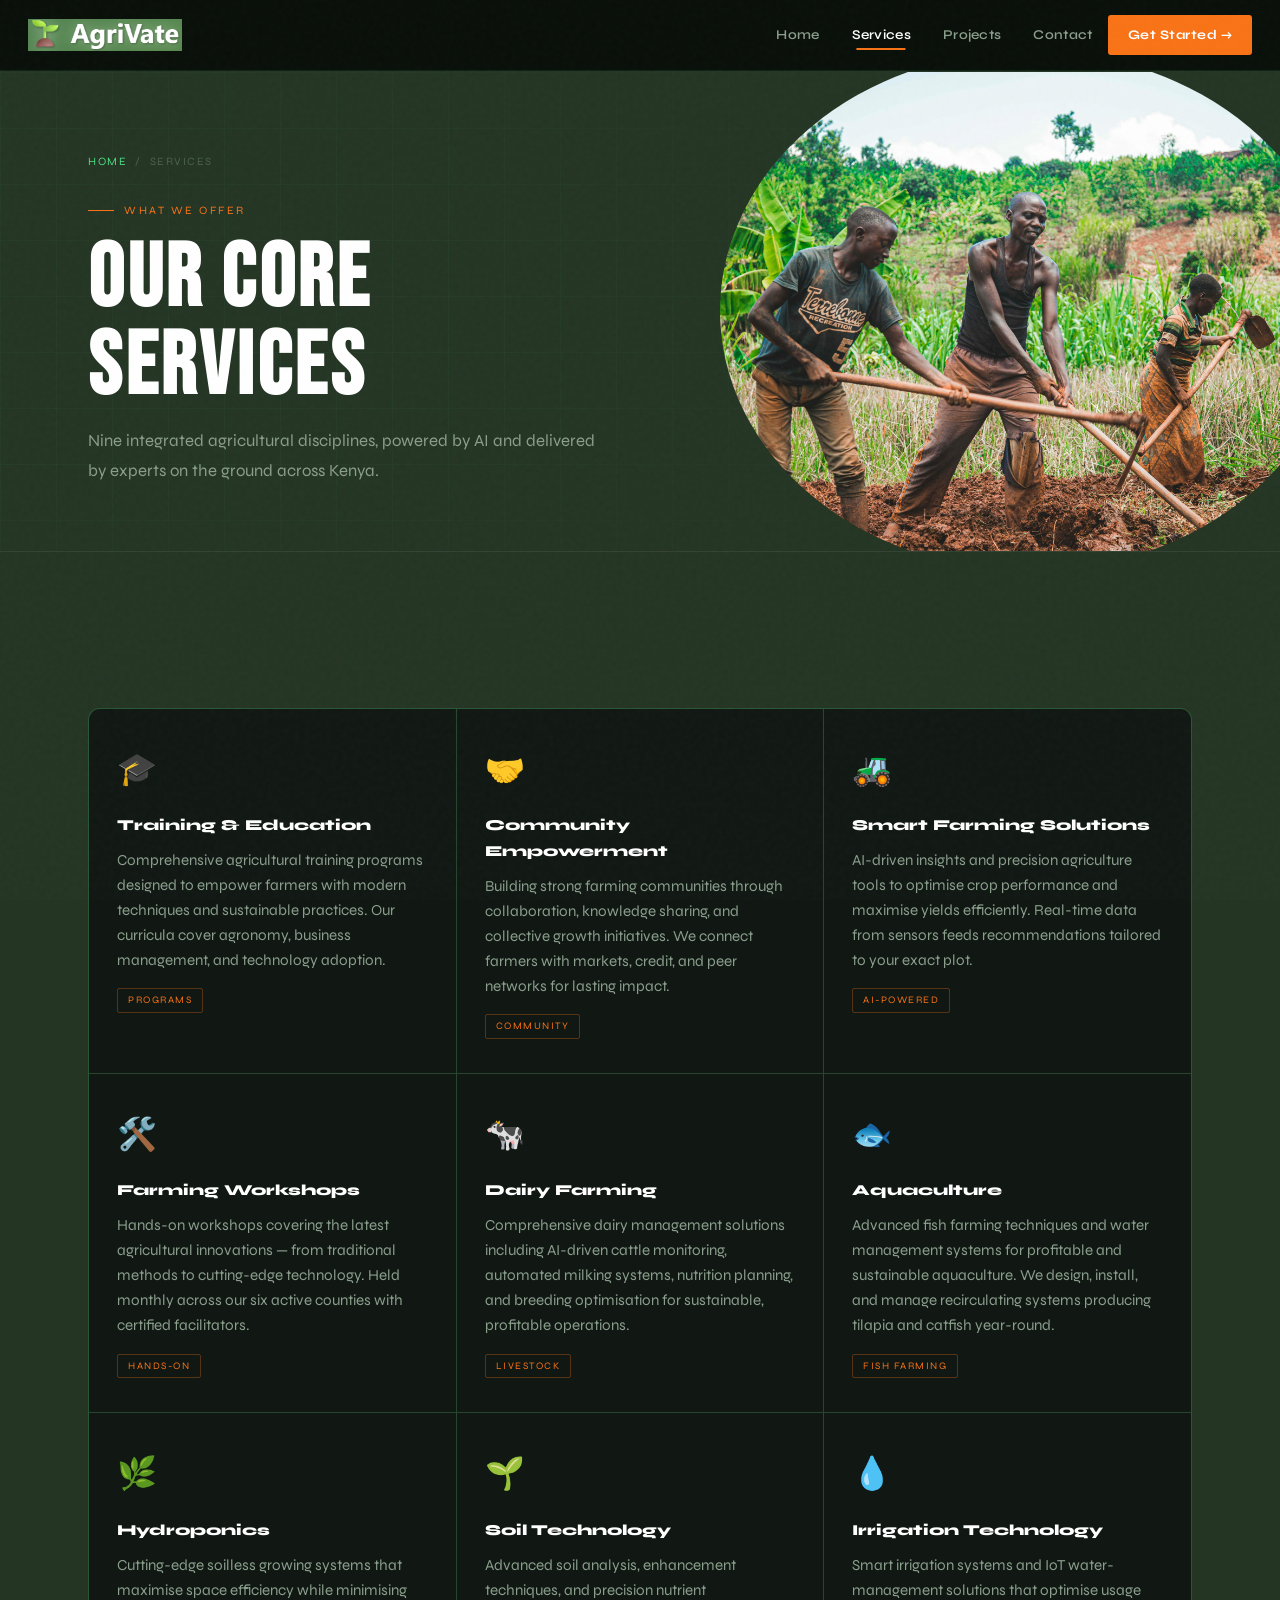
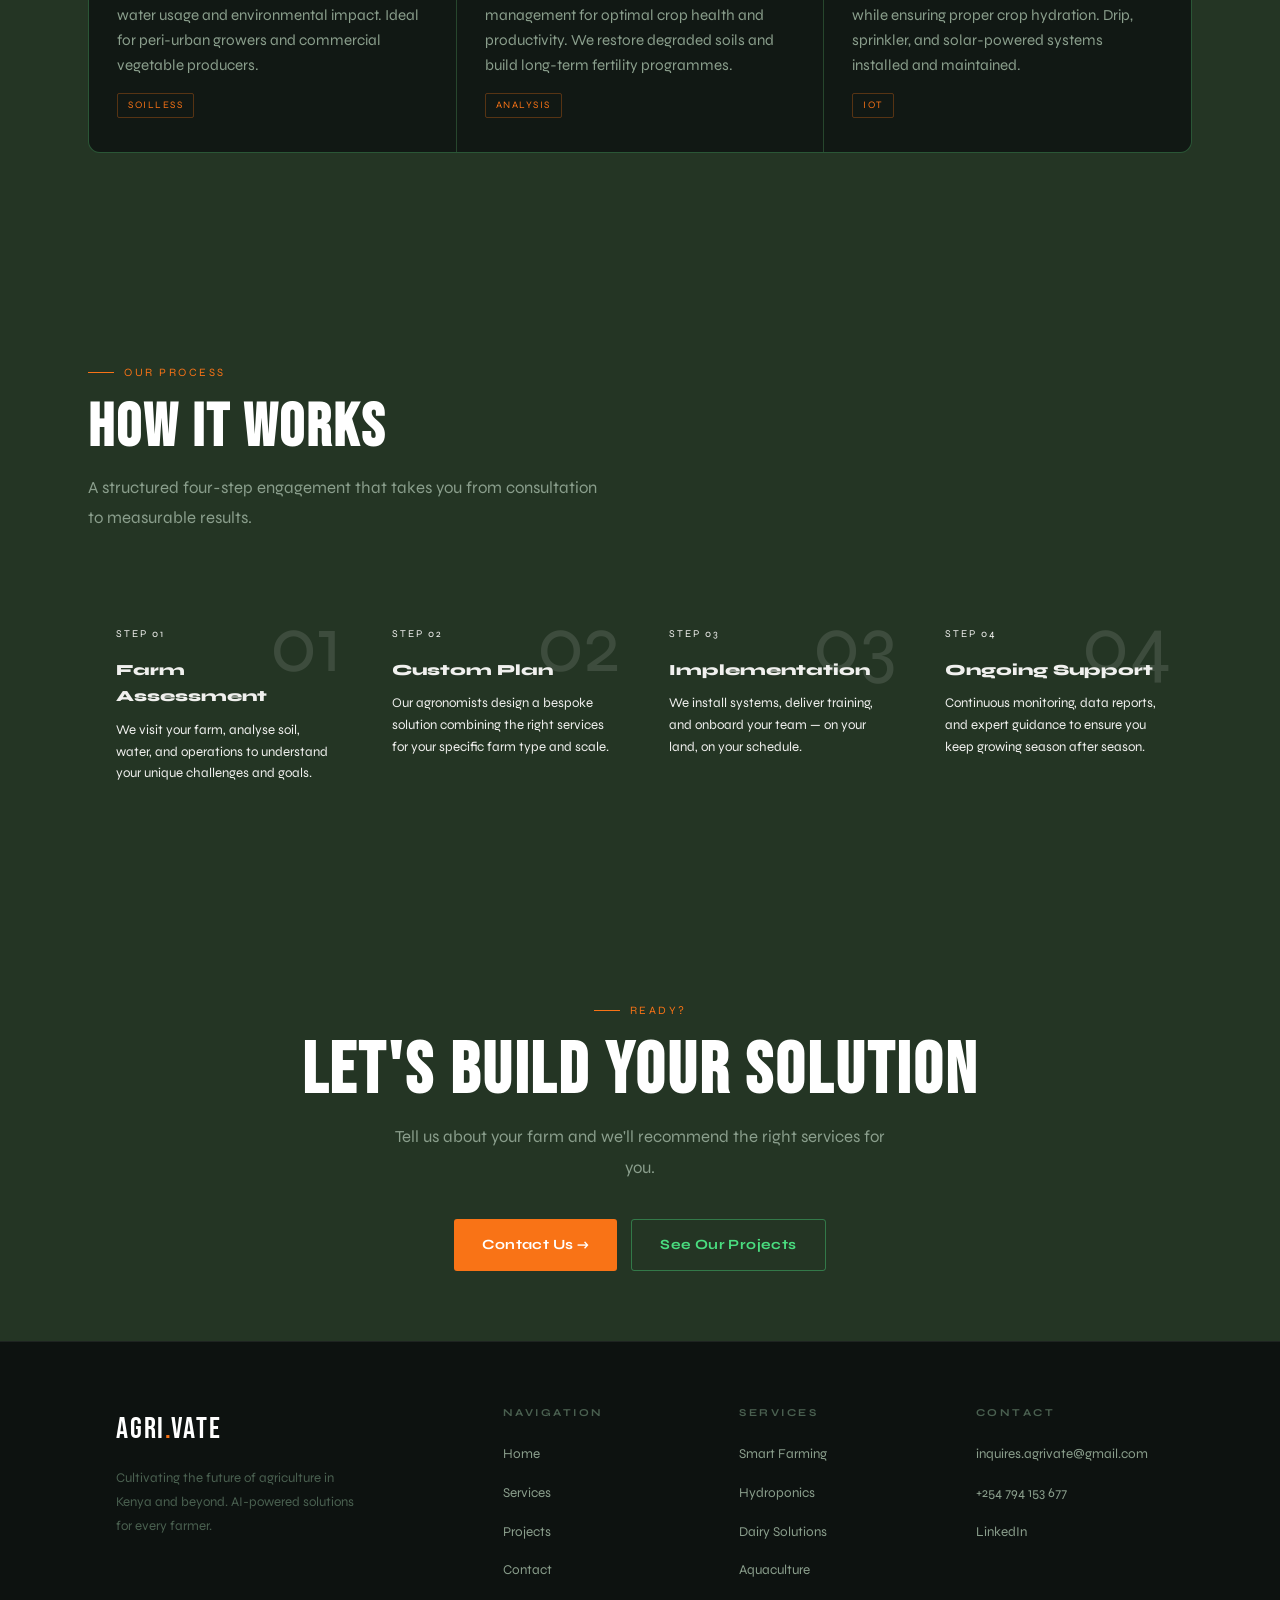
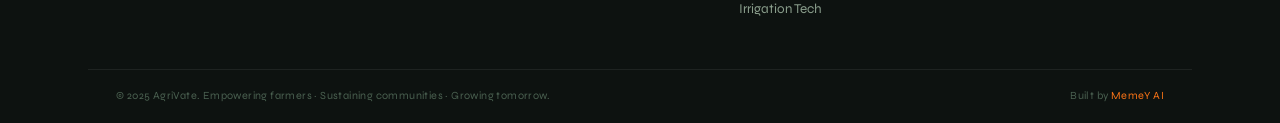
<file: services.html>
<!DOCTYPE html>
<html lang="en">
<head>
  <meta charset="UTF-8">
  <meta name="viewport" content="width=device-width, initial-scale=1.0">
  <title>Services — AgriVate</title>
  <link rel="stylesheet" href="styles.css">
</head>
<body>

  <!-- NAVBAR -->
  <nav class="navbar" id="navbar">
    <div class="nav-inner">
      <a href="index.html" class="nav-brand"><img src="agri logo.png" alt="AgriVate" class="nav-logo"></a>
      <ul class="navbar-nav" id="navMenu">
        <li><a href="index.html">Home</a></li>
        <li><a href="services.html" class="active">Services</a></li>
        <li><a href="projects.html">Projects</a></li>
        <li><a href="contact.html">Contact</a></li>
      </ul>
      <a href="contact.html" class="nav-cta">Get Started →</a>
      <div class="hamburger" id="hamburger">
        <span></span><span></span><span></span>
      </div>
    </div>
  </nav>

  <!-- PAGE HERO -->
  <div class="page-hero">
    <div class="page-hero-oval"></div>
    <div class="container page-hero-inner">
      <div class="breadcrumb reveal">
        <a href="index.html">Home</a>
        <span>/</span>
        Services
      </div>
      <div class="eyebrow reveal" data-d="1">What We Offer</div>
      <h1 class="s-title reveal" data-d="2" style="font-size:clamp(2.8rem,7vw,5.5rem)">
        Our Core<br>Services
      </h1>
      <p class="s-sub reveal" data-d="3">
        Nine integrated agricultural disciplines, powered by AI and delivered by experts on the ground across Kenya.
      </p>
    </div>
  </div>

  <!-- ALL 9 SERVICES -->
  <section id="all-services">
    <div class="container">
      <div class="svc-grid">
        <div class="svc-card reveal" data-d="1">
          <span class="svc-icon">🎓</span>
          <h3>Training & Education</h3>
          <p>Comprehensive agricultural training programs designed to empower farmers with modern techniques and sustainable practices. Our curricula cover agronomy, business management, and technology adoption.</p>
          <span class="svc-tag">Programs</span>
        </div>
        <div class="svc-card reveal" data-d="2">
          <span class="svc-icon">🤝</span>
          <h3>Community Empowerment</h3>
          <p>Building strong farming communities through collaboration, knowledge sharing, and collective growth initiatives. We connect farmers with markets, credit, and peer networks for lasting impact.</p>
          <span class="svc-tag">Community</span>
        </div>
        <div class="svc-card reveal" data-d="3">
          <span class="svc-icon">🚜</span>
          <h3>Smart Farming Solutions</h3>
          <p>AI-driven insights and precision agriculture tools to optimise crop performance and maximise yields efficiently. Real-time data from sensors feeds recommendations tailored to your exact plot.</p>
          <span class="svc-tag">AI-Powered</span>
        </div>
        <div class="svc-card reveal" data-d="4">
          <span class="svc-icon">🛠️</span>
          <h3>Farming Workshops</h3>
          <p>Hands-on workshops covering the latest agricultural innovations — from traditional methods to cutting-edge technology. Held monthly across our six active counties with certified facilitators.</p>
          <span class="svc-tag">Hands-On</span>
        </div>
        <div class="svc-card reveal" data-d="5">
          <span class="svc-icon">🐄</span>
          <h3>Dairy Farming</h3>
          <p>Comprehensive dairy management solutions including AI-driven cattle monitoring, automated milking systems, nutrition planning, and breeding optimisation for sustainable, profitable operations.</p>
          <span class="svc-tag">Livestock</span>
        </div>
        <div class="svc-card reveal" data-d="6">
          <span class="svc-icon">🐟</span>
          <h3>Aquaculture</h3>
          <p>Advanced fish farming techniques and water management systems for profitable and sustainable aquaculture. We design, install, and manage recirculating systems producing tilapia and catfish year-round.</p>
          <span class="svc-tag">Fish Farming</span>
        </div>
        <div class="svc-card reveal" data-d="7">
          <span class="svc-icon">🌿</span>
          <h3>Hydroponics</h3>
          <p>Cutting-edge soilless growing systems that maximise space efficiency while minimising water usage and environmental impact. Ideal for peri-urban growers and commercial vegetable producers.</p>
          <span class="svc-tag">Soilless</span>
        </div>
        <div class="svc-card reveal" data-d="8">
          <span class="svc-icon">🌱</span>
          <h3>Soil Technology</h3>
          <p>Advanced soil analysis, enhancement techniques, and precision nutrient management for optimal crop health and productivity. We restore degraded soils and build long-term fertility programmes.</p>
          <span class="svc-tag">Analysis</span>
        </div>
        <div class="svc-card reveal" data-d="9" style="--d:9">
          <span class="svc-icon">💧</span>
          <h3>Irrigation Technology</h3>
          <p>Smart irrigation systems and IoT water-management solutions that optimise usage while ensuring proper crop hydration. Drip, sprinkler, and solar-powered systems installed and maintained.</p>
          <span class="svc-tag">IoT</span>
        </div>
      </div>
    </div>
  </section>

  <!-- HOW WE WORK -->
  <section style="background:var(--bg-2);border-top:1px solid var(--border);border-bottom:1px solid var(--border)">
    <div class="container">
      <div class="eyebrow reveal">Our Process</div>
      <h2 class="s-title reveal" data-d="1">How It Works</h2>
      <p class="s-sub reveal" data-d="2">A structured four-step engagement that takes you from consultation to measurable results.</p>
      <div style="display:grid;grid-template-columns:repeat(4,1fr);gap:1px;background:var(--border);border:1px solid var(--border);border-radius:var(--r);overflow:hidden;margin-top:56px" class="reveal" data-d="3">
        <div style="background:var(--bg-card);padding:36px 28px;position:relative">
          <div style="font-family:var(--font-d);font-size:5rem;color:var(--green);opacity:.12;position:absolute;top:16px;right:20px;line-height:1">01</div>
          <div style="font-family:var(--font-m);font-size:.65rem;letter-spacing:2px;text-transform:uppercase;color:var(--green);margin-bottom:14px">Step 01</div>
          <h3 style="font-size:.97rem;font-weight:800;margin-bottom:10px;color:var(--text)">Farm Assessment</h3>
          <p style="font-size:.83rem;color:var(--text-mid);line-height:1.65">We visit your farm, analyse soil, water, and operations to understand your unique challenges and goals.</p>
        </div>
        <div style="background:var(--bg-card);padding:36px 28px;position:relative;border-left:1px solid var(--border)">
          <div style="font-family:var(--font-d);font-size:5rem;color:var(--green);opacity:.12;position:absolute;top:16px;right:20px;line-height:1">02</div>
          <div style="font-family:var(--font-m);font-size:.65rem;letter-spacing:2px;text-transform:uppercase;color:var(--green);margin-bottom:14px">Step 02</div>
          <h3 style="font-size:.97rem;font-weight:800;margin-bottom:10px;color:var(--text)">Custom Plan</h3>
          <p style="font-size:.83rem;color:var(--text-mid);line-height:1.65">Our agronomists design a bespoke solution combining the right services for your specific farm type and scale.</p>
        </div>
        <div style="background:var(--bg-card);padding:36px 28px;position:relative;border-left:1px solid var(--border)">
          <div style="font-family:var(--font-d);font-size:5rem;color:var(--green);opacity:.12;position:absolute;top:16px;right:20px;line-height:1">03</div>
          <div style="font-family:var(--font-m);font-size:.65rem;letter-spacing:2px;text-transform:uppercase;color:var(--green);margin-bottom:14px">Step 03</div>
          <h3 style="font-size:.97rem;font-weight:800;margin-bottom:10px;color:var(--text)">Implementation</h3>
          <p style="font-size:.83rem;color:var(--text-mid);line-height:1.65">We install systems, deliver training, and onboard your team — on your land, on your schedule.</p>
        </div>
        <div style="background:var(--bg-card);padding:36px 28px;position:relative;border-left:1px solid var(--border)">
          <div style="font-family:var(--font-d);font-size:5rem;color:var(--green);opacity:.12;position:absolute;top:16px;right:20px;line-height:1">04</div>
          <div style="font-family:var(--font-m);font-size:.65rem;letter-spacing:2px;text-transform:uppercase;color:var(--green);margin-bottom:14px">Step 04</div>
          <h3 style="font-size:.97rem;font-weight:800;margin-bottom:10px;color:var(--text)">Ongoing Support</h3>
          <p style="font-size:.83rem;color:var(--text-mid);line-height:1.65">Continuous monitoring, data reports, and expert guidance to ensure you keep growing season after season.</p>
        </div>
      </div>
      <!-- Mobile fallback for process steps -->
    </div>
  </section>

  <!-- CTA -->
  <section style="padding:70px 0">
    <div class="container" style="text-align:center">
      <div class="eyebrow reveal" style="justify-content:center">Ready?</div>
      <h2 class="s-title reveal" data-d="1" style="font-size:clamp(2.5rem,6vw,4.5rem)">Let's Build Your Solution</h2>
      <p class="s-sub reveal" data-d="2" style="margin:0 auto 36px">Tell us about your farm and we'll recommend the right services for you.</p>
      <div class="reveal" data-d="3" style="display:flex;gap:14px;justify-content:center;flex-wrap:wrap">
        <a href="contact.html" class="btn btn-g">Contact Us →</a>
        <a href="projects.html" class="btn btn-o">See Our Projects</a>
      </div>
    </div>
  </section>

  <!-- FOOTER -->
  <footer>
    <div class="container">
      <div class="footer-top">
        <div class="footer-brand">
          <div class="footer-logo">AGRI<span class="dot">.</span>VATE</div>
          <p>Cultivating the future of agriculture in Kenya and beyond. AI-powered solutions for every farmer.</p>
        </div>
        <div class="footer-col">
          <h5>Navigation</h5>
          <ul>
            <li><a href="index.html">Home</a></li>
            <li><a href="services.html">Services</a></li>
            <li><a href="projects.html">Projects</a></li>
            <li><a href="contact.html">Contact</a></li>
          </ul>
        </div>
        <div class="footer-col">
          <h5>Services</h5>
          <ul>
            <li><a href="services.html">Smart Farming</a></li>
            <li><a href="services.html">Hydroponics</a></li>
            <li><a href="services.html">Dairy Solutions</a></li>
            <li><a href="services.html">Aquaculture</a></li>
            <li><a href="services.html">Irrigation Tech</a></li>
          </ul>
        </div>
        <div class="footer-col">
          <h5>Contact</h5>
          <ul>
            <li><a href="mailto:inquires.agrivate@gmail.com">inquires.agrivate@gmail.com</a></li>
            <li><a href="tel:+254794153677">+254 794 153 677</a></li>
            <li><a href="https://www.linkedin.com/company/memeyaigroup/posts/?feedView=all" target="_blank">LinkedIn</a></li>
          </ul>
        </div>
      </div>
      <div class="footer-bottom">
        <p>&copy; 2025 AgriVate. Empowering farmers · Sustaining communities · Growing tomorrow.</p>
        <p>Built by <a href="https://business.memeyai.com/">MemeY AI</a></p>
      </div>
    </div>
  </footer>

  <script src="main.js"></script>
  <style>
    @media(max-width:768px){
      [style*="grid-template-columns:repeat(4"]{grid-template-columns:1fr 1fr !important}
      [style*="border-left:1px"]{border-left:none !important;border-top:1px solid var(--border)}
    }
    @media(max-width:480px){
      [style*="grid-template-columns:repeat(4"]{grid-template-columns:1fr !important}
    }
  </style>
</body>
</html>
</file>
<file: styles.css>
/* =============================================
   AGRIVATE — DARK BOLD  |  Orange · Green · White
   No CSS custom properties / :root used.
   ============================================= */

@import url('https://fonts.googleapis.com/css2?family=Bebas+Neue&family=Syne:wght@400;500;600;700;800&display=swap');

/* ── RESET ── */
*, *::before, *::after { margin: 0; padding: 0; box-sizing: border-box; }
html { scroll-behavior: smooth; }

body {
  font-family: 'Syne', sans-serif;
  font-size: 1.1rem;
  background: #243524;
  color: #f0f0ee;
  line-height: 1.7;
  padding-top: 72px;
  min-height: 100vh;
}

/* grain texture */
body::after {
  content: '';
  position: fixed; inset: 0;
  pointer-events: none; z-index: 9000;
  background-image: url("data:image/svg+xml,%3Csvg viewBox='0 0 200 200' xmlns='http://www.w3.org/2000/svg'%3E%3Cfilter id='n'%3E%3CfeTurbulence type='fractalNoise' baseFrequency='.85' numOctaves='4'/%3E%3C/filter%3E%3Crect width='100%25' height='100%25' filter='url(%23n)'/%3E%3C/svg%3E");
  opacity: .026;
}

::-webkit-scrollbar { width: 5px; }
::-webkit-scrollbar-track { background: #080c08; }
::-webkit-scrollbar-thumb { background: #2a7a3a; border-radius: 3px; }

a { color: inherit; text-decoration: none; }
img { display: block; max-width: 100%; }

.container { max-width: 1160px; margin: 0 auto; padding: 0 28px; }
section { padding: 100px 0; }


/* ══════════════════════════════════════
   REVEAL ANIMATIONS
══════════════════════════════════════ */
.reveal {
  opacity: 0;
  transform: translateY(24px);
  transition: opacity .6s ease, transform .6s ease;
}
.reveal.on { opacity: 1; transform: none; }
.reveal[data-d="1"] { transition-delay: .07s; }
.reveal[data-d="2"] { transition-delay: .14s; }
.reveal[data-d="3"] { transition-delay: .21s; }
.reveal[data-d="4"] { transition-delay: .28s; }
.reveal[data-d="5"] { transition-delay: .35s; }
.reveal[data-d="6"] { transition-delay: .42s; }
.reveal[data-d="7"] { transition-delay: .49s; }
.reveal[data-d="8"] { transition-delay: .56s; }
.reveal[data-d="9"] { transition-delay: .63s; }


/* ══════════════════════════════════════
   TYPOGRAPHY HELPERS
══════════════════════════════════════ */
.eyebrow {
  display: inline-flex;
  align-items: center;
  gap: 10px;

  font-size: .7rem;
  letter-spacing: 2.5px;
  text-transform: uppercase;
  color: #f97316;          /* orange */
  margin-bottom: 16px;
}
.eyebrow::before {
  content: '';
  width: 26px; height: 1px;
  background: #f97316;
}

.s-title {
  font-family: 'Bebas Neue', sans-serif;
  font-size: clamp(2.2rem, 5vw, 3.8rem);
  letter-spacing: .04em;
  text-transform: uppercase;
  color: #ffffff;          /* white */
  margin-bottom: 14px;
  line-height: 1;
}

.s-sub {
  font-size: 1.05rem;
  color: #8a9e8c;
  max-width: 520px;
  line-height: 1.8;
}


/* ══════════════════════════════════════
   BUTTONS
══════════════════════════════════════ */
.btn {
  display: inline-flex;
  align-items: center;
  gap: 9px;
  padding: 13px 28px;
  border-radius: 3px;
  font-family: 'Syne', sans-serif;
  font-weight: 700;
  font-size: .88rem;
  letter-spacing: .4px;
  cursor: pointer;
  transition: all .2s;
  border: none;
}

/* Primary — orange */
.btn-g {
  background: #f97316;
  color: #ffffff;
}
.btn-g:hover {
  background: #fb923c;
  transform: translateY(-2px);
  box-shadow: 0 8px 26px rgba(249,115,22,.4);
}

/* Outline — green */
.btn-o {
  background: transparent;
  color: #4ade80;
  border: 1.5px solid rgba(74,222,128,.4);
}
.btn-o:hover {
  background: rgba(74,222,128,.1);
  border-color: #4ade80;
  transform: translateY(-2px);
}

/* Ghost */
.btn-gh {
  background: transparent;
  color: #8a9e8c;
  border: 1.5px solid rgba(255,255,255,.1);
}
.btn-gh:hover {
  color: #ffffff;
  border-color: rgba(255,255,255,.25);
}


/* ══════════════════════════════════════
   NAVBAR
══════════════════════════════════════ */
.navbar {
  position: fixed;
  top: 0; left: 0; right: 0;
  z-index: 1000;
  background: rgba(8,12,8,.92);
  backdrop-filter: blur(20px);
  border-bottom: 1px solid rgba(74,222,128,.1);
  transition: border-color .3s, box-shadow .3s;
}
.navbar.scrolled {
  border-color: rgba(249,115,22,.35);
  box-shadow: 0 4px 30px rgba(0,0,0,.55);
}

.nav-inner {
  display: flex;
  align-items: center;
  justify-content: space-between;
  padding: 15px 28px;
}

.nav-brand {
  font-family: 'Bebas Neue', sans-serif;
  font-size: 1.65rem;
  letter-spacing: .08em;
  color: #ffffff;
  display: flex;
  align-items: center;
  gap: 3px;
}
.nav-brand .dot { color: #f97316; } /* orange dot */
.nav-logo { height: 32px; width: auto; display: block; }

.navbar-nav {
  display: flex;
  list-style: none;
  gap: 2px;
  margin-left: auto;
}
.navbar-nav a {
  display: block;
  padding: 8px 15px;
  border-radius: 3px;
  font-size: .84rem;
  font-weight: 600;
  letter-spacing: .3px;
  color: #8a9e8c;
  transition: all .2s;
  position: relative;
}
.navbar-nav a::after {
  content: '';
  position: absolute;
  bottom: 5px; left: 50%;
  transform: translateX(-50%);
  width: 0; height: 1.5px;
  background: #f97316;       /* orange underline */
  transition: width .2s;
}
.navbar-nav a:hover,
.navbar-nav a.active { color: #ffffff; }
.navbar-nav a:hover::after,
.navbar-nav a.active::after { width: 55%; }

.nav-cta {
  padding: 9px 20px;
  background: #f97316;       /* orange CTA */
  color: #ffffff;
  border-radius: 3px;
  font-weight: 700;
  font-size: .82rem;
  letter-spacing: .5px;
  transition: all .2s;
  white-space: nowrap;
}
.nav-cta:hover {
  background: #fb923c;
  box-shadow: 0 4px 18px rgba(249,115,22,.35);
}

.hamburger {
  display: none;
  flex-direction: column;
  gap: 5px;
  cursor: pointer;
  padding: 4px;
}
.hamburger span {
  width: 22px; height: 2px;
  background: #f0f0ee;
  border-radius: 2px;
  transition: .3s;
}


/* ══════════════════════════════════════
   HERO
══════════════════════════════════════ */
.hero {
  position: relative;
  min-height: 100vh;
  display: flex;
  align-items: center;
  overflow: hidden;
  padding: 0;
  background-image: url(hero.jpg);
  background-size: cover;
  background-position: center;
  
}

/* grid lines */
.hero-grid {
  position: absolute; inset: 0;
  pointer-events: none;
  background-image:
    linear-gradient(rgba(74,222,128,.04) 1px, transparent 1px),
    linear-gradient(90deg, rgba(74,222,128,.04) 1px, transparent 1px);
  background-size: 56px 56px;
  mask-image: radial-gradient(ellipse 80% 80% at 50% 50%, black 30%, transparent 100%);
}

/* glow blobs */
.hero-glow { position: absolute; border-radius: 50%; filter: blur(130px); pointer-events: none; }
.hero-glow-a {
  width: 700px; height: 700px;
  background: rgba(74,222,128,.06);    /* green glow */
  top: -150px; left: -200px;
  animation: drift 12s ease-in-out infinite alternate;
}
.hero-glow-b {
  width: 450px; height: 450px;
  background: rgba(249,115,22,.07);    /* orange glow */
  bottom: -50px; right: -100px;
  animation: drift 16s ease-in-out infinite alternate-reverse;
}
@keyframes drift {
  0%   { transform: translate(0, 0); }
  100% { transform: translate(40px, 25px); }
}

.hero-content {
  position: relative; z-index: 1;
  padding: 130px 0 90px;
  max-width: 920px;
}

.hero-tag {
  display: inline-flex;
  align-items: center;
  gap: 9px;
  border: 1px solid rgba(249,115,22,.4);
  background: rgba(249,115,22,.08);
  padding: 6px 16px;
  border-radius: 2px;

  font-size: .7rem;
  letter-spacing: 2.5px;
  text-transform: uppercase;
  color: #f97316;            /* orange */
  margin-bottom: 26px;
}
.blink {
  width: 6px; height: 6px;
  border-radius: 50%;
  background: #4ade80;       /* green blink */
  animation: blk 1.4s ease-in-out infinite;
}
@keyframes blk { 0%, 100% { opacity: 1; } 50% { opacity: .1; } }

.hero h1 {
  font-family: 'Bebas Neue', sans-serif;
  font-size: clamp(5rem, 13vw, 11rem);
  letter-spacing: .02em;
  text-transform: uppercase;
  line-height: .92;
  margin-bottom: 28px;
  color: #ffffff;
}
/* outlined second word — orange stroke */
.hero h1 .outline {
  display: block;
  -webkit-text-stroke: 1.5px #f97316;
  color: transparent;
}

.hero-sub {
  font-size: 1.02rem;
  color: #e5e8e5;
  max-width: 500px;
  line-height: 1.85;
  margin-bottom: 38px;
}

.hero-actions { display: flex; gap: 14px; flex-wrap: wrap; margin-bottom: 68px; }

.hero-nums {
  display: flex;
  width: fit-content;
  border: 1px solid rgba(255,255,255,.1);
  border-radius: 12px;
  overflow: hidden;
}
.hero-num {
  padding: 18px 30px;
  border-right: 1px solid rgba(255,255,255,.1);
  text-align: center;
}
.hero-num:last-child { border-right: none; }
.hero-num strong {
  display: block;
  font-family: 'Bebas Neue', sans-serif;
  font-size: 2.2rem;
  color: #f97316;            /* orange numbers */
  letter-spacing: .05em;
}
.hero-num span {

  font-size: .65rem;
  letter-spacing: 1.5px;
  text-transform: uppercase;
  color: #4a6050;
}


/* ══════════════════════════════════════
   STATS BAR
══════════════════════════════════════ */
.stats-bar {
  background: #0d1210;
  border-top: 1px solid rgba(74,222,128,.1);
  border-bottom: 1px solid rgba(255, 255, 255, 0.1);
}
.stats-bar-inner {
  display: grid;
  grid-template-columns: repeat(4, 1fr);
}
.stat-item {
  padding: 34px 26px;
  border-right: 1px solid rgba(255, 255, 255, 0.06);
  position: relative;
  overflow: hidden;
  transition: background .3s;
}
.stat-item:last-child { border-right: none; }
.stat-item::after {
  content: '';
  position: absolute;
  bottom: 0; left: 0; right: 0;
  height: 2px;
  background: #f97316;       /* orange accent line */
  transform: scaleX(0);
  transform-origin: left;
  transition: transform .4s;
}
.stat-item:hover { background: #111814; }
.stat-item:hover::after { transform: scaleX(1); }

.stat-n {
  font-family: 'Bebas Neue', sans-serif;
  font-size: 2.9rem;
  color: #4ade80;            /* green stat numbers */
  letter-spacing: .03em;
  line-height: 1;
  margin-bottom: 6px;
}
.stat-l {

  font-size: .68rem;
  letter-spacing: 1.8px;
  text-transform: uppercase;
  color: #4a6050;
}
.stat-d { font-size: .84rem; color: #8a9e8c; margin-top: 4px; }


/* ══════════════════════════════════════
   SERVICE CARDS
══════════════════════════════════════ */
.svc-grid {
  display: grid;
  grid-template-columns: repeat(3, 1fr);
  gap: 1px;
  background: rgba(74,222,128,.1);
  border: 1px solid rgba(74,222,128,.1);
  border-radius: 12px;
  overflow: hidden;
  margin-top: 56px;
}
.svc-card {
  background: #111814;
  padding: 34px 28px;
  position: relative;
  overflow: hidden;
  transition: background .25s;
  cursor: default;
}
/* orange top bar on hover */
.svc-card::before {
  content: '';
  position: absolute;
  top: 0; left: 0; right: 0;
  height: 2px;
  background: #f97316;
  transform: scaleX(0);
  transform-origin: left;
  transition: transform .3s;
}
.svc-card:hover { background: #161f18; transform: translateY(-4px); }
.svc-card:hover::before { transform: scaleX(1); }

.svc-icon { font-size: 2rem; margin-bottom: 16px; display: block; }
.svc-card h3 {
  font-size: .95rem;
  font-weight: 800;
  color: #ffffff;
  margin-bottom: 9px;
}
.svc-card p { font-size: .95rem; color: #8a9e8c; line-height: 1.65; }
.svc-tag {
  display: inline-block;
  margin-top: 15px;

  font-size: .62rem;
  letter-spacing: 1.5px;
  text-transform: uppercase;
  color: #f97316;            /* orange tag */
  border: 1px solid rgba(249,115,22,.3);
  padding: 3px 10px;
  border-radius: 2px;
}


/* ══════════════════════════════════════
   PROJECT CARDS
══════════════════════════════════════ */
.proj-grid {
  display: grid;
  grid-template-columns: repeat(3, 1fr);
  gap: 18px;
  margin-top: 56px;
}
.proj-card {
  background: #111814;
  border: 1px solid rgba(255,255,255,.07);
  border-radius: 12px;
  overflow: hidden;
  transition: all .3s;
  position: relative;
}
.proj-card:hover {
  border-color: rgba(249,115,22,.4);
  transform: translateY(-6px);
  box-shadow: 0 0 40px rgba(249,115,22,.1);
}

.proj-img { position: relative; overflow: hidden; height: 195px; }
.proj-img img {
  width: 100%; height: 100%;
  object-fit: cover;
  filter: saturate(.65) brightness(.75);
  transition: all .5s;
}
.proj-card:hover .proj-img img {
  filter: saturate(1) brightness(.9);
  transform: scale(1.06);
}
.proj-badge {
  position: absolute; top: 12px; left: 12px;

  font-size: .62rem;
  letter-spacing: 1.5px;
  text-transform: uppercase;
  background: #080c08;
  color: #f97316;            /* orange badge */
  border: 1px solid rgba(249,115,22,.4);
  padding: 4px 10px;
  border-radius: 2px;
}

.proj-body { padding: 20px 20px 22px; }
.proj-loc {

  font-size: .68rem;
  letter-spacing: 1px;
  text-transform: uppercase;
  color: #4a6050;
  margin-bottom: 7px;
}
.proj-body h3 {
  font-size: .97rem;
  font-weight: 800;
  color: #ffffff;
  margin-bottom: 7px;
  line-height: 1.3;
}
.proj-body p { font-size: .95rem; color: #8a9e8c; line-height: 1.65; margin-bottom: 14px; }

.proj-kpi {
  display: inline-flex;
  align-items: baseline;
  gap: 6px;
  background: #0d1210;
  border: 1px solid rgba(255,255,255,.07);
  padding: 7px 13px;
  border-radius: 4px;
}
.proj-kpi-n {
  font-family: 'Bebas Neue', sans-serif;
  font-size: 1.4rem;
  color: #4ade80;            /* green KPI number */
  letter-spacing: .03em;
}
.proj-kpi-l {

  font-size: .62rem;
  letter-spacing: 1px;
  text-transform: uppercase;
  color: #4a6050;
}


/* ══════════════════════════════════════
   TESTIMONIALS
══════════════════════════════════════ */
.testi-grid {
  display: grid;
  grid-template-columns: repeat(3, 1fr);
  gap: 18px;
  margin-top: 56px;
}
.testi-card {
  background: #111814;
  border: 1px solid rgba(255,255,255,.07);
  border-radius: 12px;
  padding: 30px 26px;
  transition: all .3s;
}
.testi-card:hover {
  border-color: rgba(74,222,128,.3);
  box-shadow: 0 0 40px rgba(74,222,128,.07);
  transform: translateY(-5px);
}
.tq {
  font-family: 'Bebas Neue', sans-serif;
  font-size: 5.5rem;
  line-height: .45;
  color: #f97316;            /* orange quote mark */
  opacity: .3;
  display: block;
  margin-bottom: 14px;
}
.testi-card p {
  font-size: 1rem;
  color: #8a9e8c;
  line-height: 1.78;
  font-style: italic;
  margin-bottom: 22px;
}
.testi-author {
  display: flex;
  align-items: center;
  gap: 13px;
  padding-top: 16px;
  border-top: 1px solid rgba(255,255,255,.07);
}
.t-av {
  width: 44px; height: 44px;
  border-radius: 4px;
  flex-shrink: 0;
  overflow: hidden;
  border: 1px solid rgba(249,115,22,.3);
}
.t-av img {
  width: 100%; height: 100%;
  object-fit: cover;
  display: block;
}
.testi-author strong { display: block; font-size: .87rem; color: #ffffff; font-weight: 700; }
.testi-author span { font-size: .7rem; color: #4a6050; }


/* ══════════════════════════════════════
   WHY CARDS
══════════════════════════════════════ */
.why-wrap {
  display: grid;
  grid-template-columns: 1fr 1fr;
  gap: 18px;
  margin-top: 56px;
}
.why-card {
  background: #111814;
  border: 1px solid rgba(255,255,255,.07);
  border-radius: 12px;
  padding: 30px 26px;
  display: flex;
  gap: 18px;
  transition: all .3s;
}
.why-card:hover {
  border-color: rgba(74,222,128,.28);
  background: #161f18;
  transform: translateY(-3px);
}
.why-icon {
  font-size: 1.8rem;
  flex-shrink: 0;
  width: 50px; height: 50px;
  border-radius: 8px;
  background: rgba(74,222,128,.09);
  border: 1px solid rgba(74,222,128,.25);
  display: flex;
  align-items: center;
  justify-content: center;
}
.why-card h3 { font-size: .93rem; font-weight: 800; margin-bottom: 7px; color: #ffffff; }
.why-card p { font-size: .83rem; color: #8a9e8c; line-height: 1.65; }


/* ══════════════════════════════════════
   PAGE HERO  (inner pages)
══════════════════════════════════════ */
.page-hero {
  padding: 80px 0 64px;
  border-bottom: 1px solid rgba(255,255,255,.07);
  position: relative;
  overflow: hidden;
}
.page-hero::before {
  content: '';
  position: absolute; inset: 0;
  background-image:
    linear-gradient(rgba(74,222,128,.04) 1px, transparent 1px),
    linear-gradient(90deg, rgba(74,222,128,.04) 1px, transparent 1px);
  background-size: 56px 56px;
  mask-image: radial-gradient(ellipse 80% 100% at 10% 50%, black 30%, transparent 100%);
}
.page-hero-inner { position: relative; z-index: 1; }

/* right-side oval background image */
.page-hero-oval {
  position: absolute;
  top: 50%;
  right: -60px;
  width: 620px;
  height: 520px;
  border-radius: 50%;
  background-image: url(hero2.jpg);
  background-size: cover;
  background-position: center;
  transform: translateY(-50%);
  opacity: 1;
  z-index: 0;
  pointer-events: none;
}

.breadcrumb {

  font-size: .7rem;
  letter-spacing: 1.5px;
  text-transform: uppercase;
  color: #4a6050;
  margin-bottom: 20px;
  display: flex;
  align-items: center;
  gap: 8px;
}
.breadcrumb a { color: #4ade80; transition: opacity .2s; }
.breadcrumb a:hover { opacity: .7; }


/* ══════════════════════════════════════
   CONTACT
══════════════════════════════════════ */
.contact-grid {
  display: grid;
  grid-template-columns: 1fr 1.4fr;
  gap: 56px;
  margin-top: 56px;
}
.c-list { display: flex; flex-direction: column; gap: 16px; }

.c-item {
  display: flex;
  align-items: flex-start;
  gap: 14px;
  padding: 18px;
  background: #111814;
  border: 1px solid rgba(255,255,255,.07);
  border-radius: 12px;
  transition: border-color .2s;
}
.c-item:hover { border-color: rgba(249,115,22,.35); }

.c-icon {
  font-size: 1.3rem;
  flex-shrink: 0;
  width: 40px; height: 40px;
  border-radius: 6px;
  background: rgba(249,115,22,.09);
  border: 1px solid rgba(249,115,22,.3);
  display: flex;
  align-items: center;
  justify-content: center;
}
.c-item h4 {
  font-size: .78rem;
  font-weight: 700;
  color: #ffffff;
  margin-bottom: 4px;
  letter-spacing: .3px;
}
.c-item a { font-size: .84rem; color: #f97316; transition: color .2s; }
.c-item a:hover { color: #fb923c; text-decoration: underline; }

.wa-btn {
  display: flex;
  align-items: center;
  justify-content: center;
  gap: 11px;
  padding: 15px;
  background: #25D366;
  color: #000000;
  font-weight: 800;
  font-size: .92rem;
  border-radius: 3px;
  transition: all .22s;
  letter-spacing: .3px;
  margin-top: 4px;
}
.wa-btn:hover {
  background: #1ebe5b;
  transform: translateY(-2px);
  box-shadow: 0 8px 26px rgba(37,211,102,.35);
}

/* FORM */
.c-form-wrap {
  background: #111814;
  border: 1px solid rgba(255,255,255,.07);
  border-radius: 20px;
  padding: 38px 34px;
}
.form-row { display: grid; grid-template-columns: 1fr 1fr; gap: 14px; }
.fg { display: flex; flex-direction: column; gap: 6px; margin-bottom: 14px; }
.fg label {

  font-size: .65rem;
  letter-spacing: 2px;
  text-transform: uppercase;
  color: #4a6050;
}
.fg input,
.fg select,
.fg textarea {
  padding: 12px 15px;
  background: #0d1210;
  border: 1.5px solid rgba(255,255,255,.09);
  border-radius: 6px;
  font-family: 'Syne', sans-serif;
  font-size: .88rem;
  color: #f0f0ee;
  transition: border-color .2s, box-shadow .2s;
  outline: none;
}
.fg input:focus,
.fg select:focus,
.fg textarea:focus {
  border-color: #f97316;     /* orange focus */
  box-shadow: 0 0 0 4px rgba(249,115,22,.1);
}
.fg select option { background: #0d1210; }

.form-submit-btn {
  width: 100%;
  justify-content: center;
  font-size: .92rem;
  padding: 14px;
  border-radius: 3px;
}
.form-ok {
  display: none;
  margin-top: 13px;
  background: rgba(74,222,128,.08);
  border: 1px solid rgba(74,222,128,.3);
  color: #4ade80;            /* green success */
  border-radius: 6px;
  padding: 12px;

  font-size: .72rem;
  letter-spacing: .5px;
  text-align: center;
}
.form-ok.show { display: block; }

/* accent used in contact FAQ */
.c-item h4.orange { color: #f97316; }


/* ══════════════════════════════════════
   FOOTER
══════════════════════════════════════ */
footer {
  background: #0d1210;
  border-top: 1px solid rgba(255,255,255,.07);
}
.footer-top {
  display: grid;
  grid-template-columns: 1.8fr 1fr 1fr 1fr;
  gap: 48px;
  padding: 62px 28px 46px;
}
.footer-logo {
  font-family: 'Bebas Neue', sans-serif;
  font-size: 1.9rem;
  letter-spacing: .06em;
  color: #ffffff;
}
.footer-logo .dot { color: #f97316; }  /* orange dot */

.footer-brand p {
  font-size: .83rem;
  color: #4a6050;
  line-height: 1.8;
  margin-top: 12px;
  max-width: 250px;
}
.footer-col h5 {

  font-size: .66rem;
  letter-spacing: 2.5px;
  text-transform: uppercase;
  color: #4a6050;
  margin-bottom: 16px;
}
.footer-col ul { list-style: none; display: flex; flex-direction: column; gap: 9px; }
.footer-col li a { font-size: .84rem; color: #8a9e8c; transition: color .2s; }
.footer-col li a:hover { color: #f97316; }  /* orange hover */

.footer-bottom {
  border-top: 1px solid rgba(255,255,255,.07);
  padding: 17px 28px;
  display: flex;
  align-items: center;
  justify-content: space-between;
  flex-wrap: wrap;
  gap: 8px;
}
.footer-bottom p {

  font-size: .68rem;
  letter-spacing: .4px;
  color: #4a6050;
}
.footer-bottom a { color: #f97316; }    /* orange link */


/* ══════════════════════════════════════
   RESPONSIVE
══════════════════════════════════════ */
@media (max-width: 1024px) {
  .svc-grid,
  .proj-grid,
  .testi-grid { grid-template-columns: repeat(2, 1fr); }
  .footer-top { grid-template-columns: 1fr 1fr; gap: 28px; }
}

@media (max-width: 768px) {
  body { padding-top: 64px; }
  section { padding: 70px 0; }

  .navbar-nav {
    position: fixed;
    top: 64px; left: -100%;
    width: 100%;
    flex-direction: column;
    background: #0d1210;
    border-bottom: 1px solid rgba(255,255,255,.07);
    padding: 20px 0;
    transition: .3s;
    gap: 0;
  }
  .navbar-nav.open { left: 0; }
  .navbar-nav a { padding: 13px 28px; border-radius: 0; }

  .hamburger { display: flex; }
  .nav-cta { display: none; }

  .hero h1 { font-size: clamp(3.5rem, 16vw, 7rem); }
  .hero-nums { flex-direction: column; width: 100%; border-radius: 12px; }
  .hero-num { border-right: none; border-bottom: 1px solid rgba(255,255,255,.1); }
  .hero-num:last-child { border-bottom: none; }

  .stats-bar-inner { grid-template-columns: 1fr 1fr; }

  .svc-grid,
  .proj-grid,
  .testi-grid,
  .why-wrap { grid-template-columns: 1fr; }

  .contact-grid { grid-template-columns: 1fr; }
  .form-row { grid-template-columns: 1fr; }

  .footer-top { grid-template-columns: 1fr; gap: 26px; }
  .footer-bottom { flex-direction: column; text-align: center; }
}
</file>
